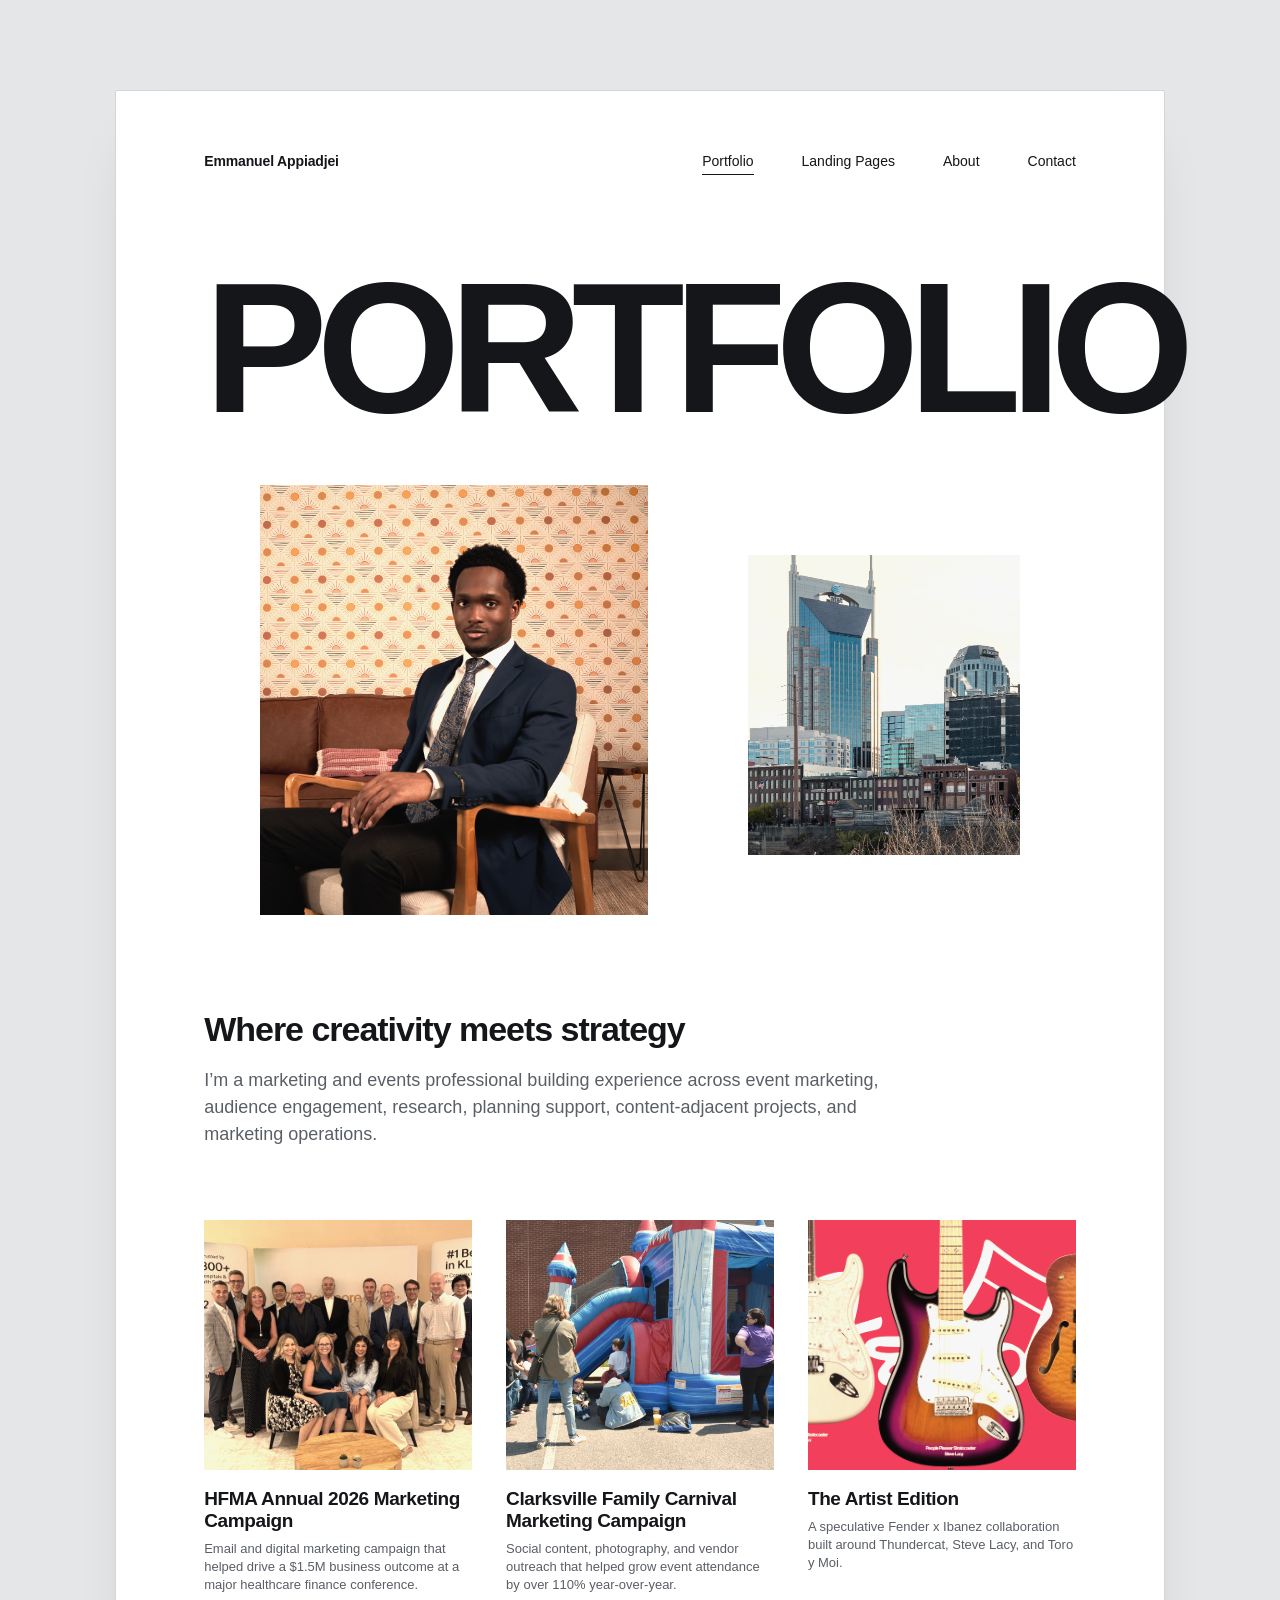
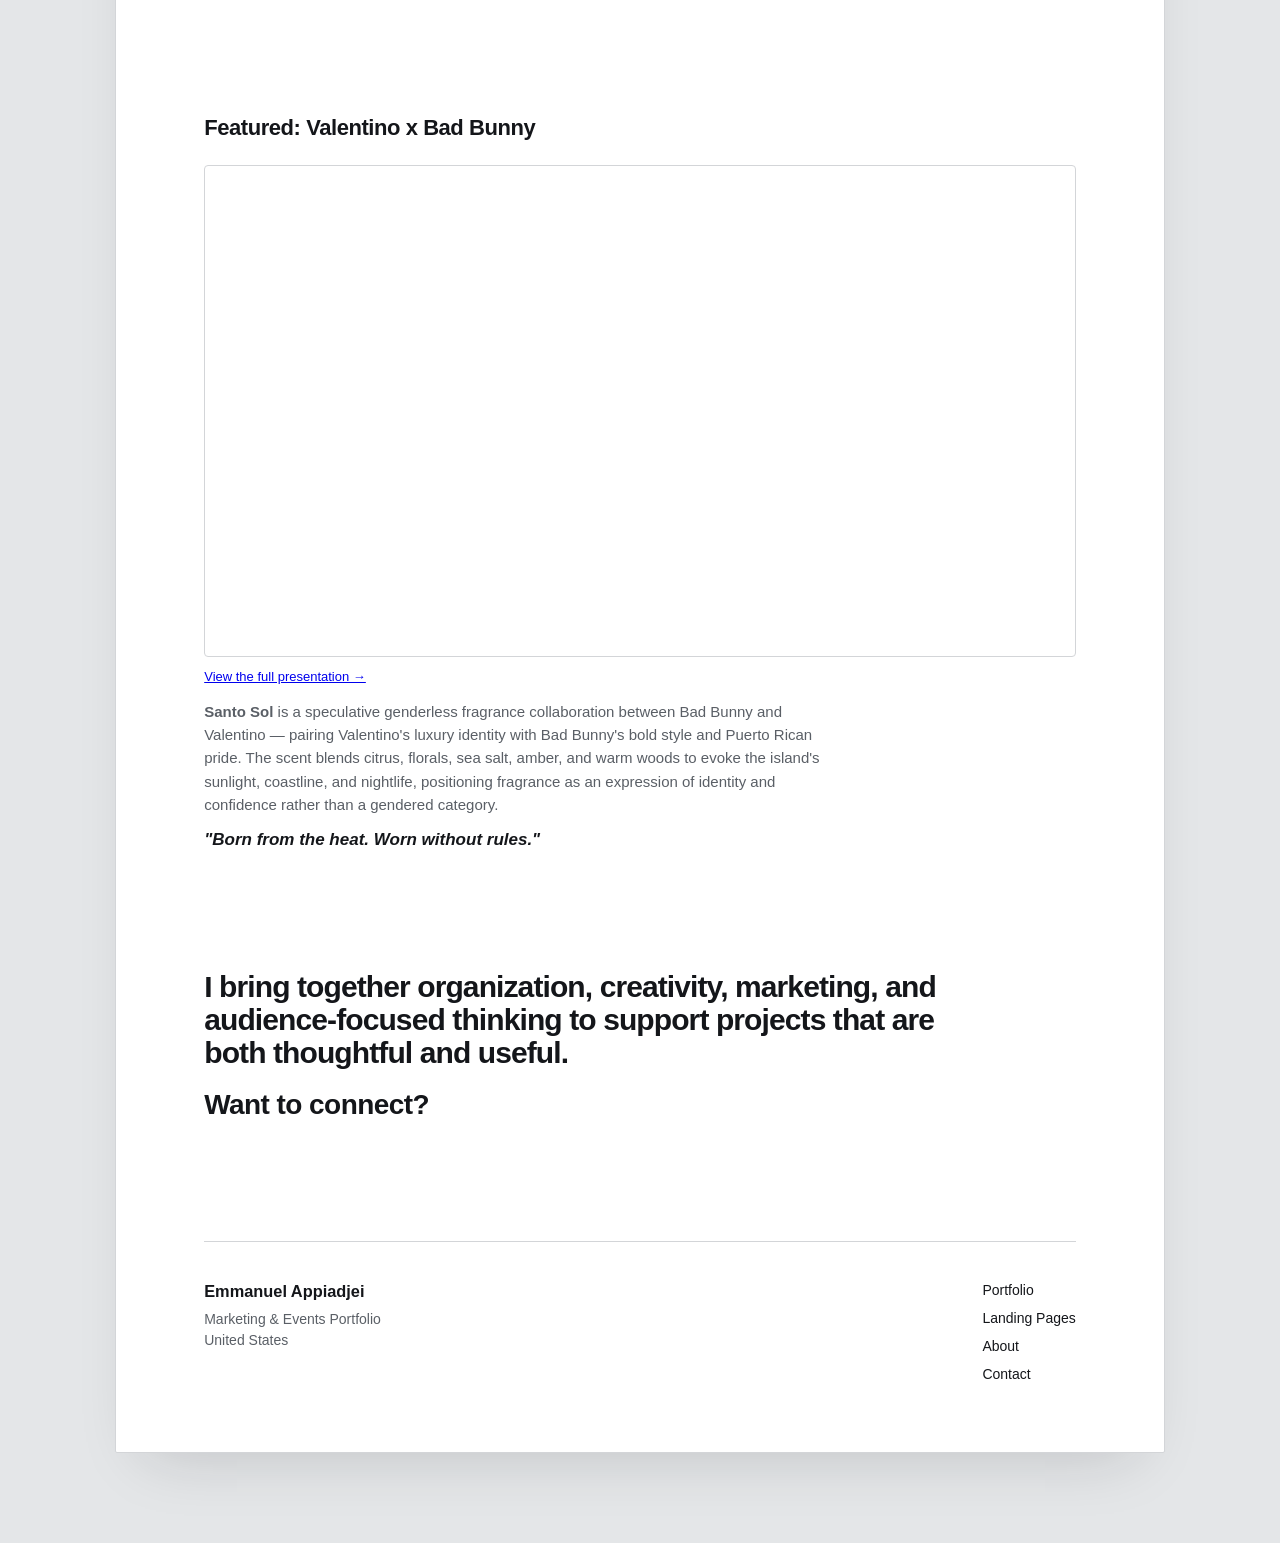
<file: index.html>
<!DOCTYPE html>
<html lang="en">
<head>
  <meta charset="UTF-8" />
  <meta name="viewport" content="width=device-width, initial-scale=1.0" />
  <title>Emmanuel Appiadjei | Marketing Portfolio</title>
  <link rel="stylesheet" href="style.css" />
</head>

<body>
  <main class="page">

    <header class="nav">
      <a href="index.html" class="brand">Emmanuel Appiadjei</a>

      <nav>
        <a href="index.html" class="active">Portfolio</a>
        <a href="landing-pages.html">Landing Pages</a>
        <a href="#about">About</a>
        <a href="mailto:youremail@example.com">Contact</a>
      </nav>
    </header>

    <section class="hero">
      <h1>PORTFOLIO</h1>

      <div class="hero-images">
        <img src="images/hero-large.jpg" alt="Portrait" class="hero-image hero-image-large" />
        <img src="images/hero-small.jpg" alt="Landmark" class="hero-image hero-image-small" />
      </div>
    </section>

    <section id="about" class="intro">
      <h2>Where creativity meets strategy</h2>
      <p>
        I’m a marketing and events professional building experience across event marketing,
        audience engagement, research, planning support, content-adjacent projects, and
        marketing operations.
      </p>
    </section>

    <section class="selected-work">
      <div class="project-grid">

        <a href="hfma-annual.html" class="project-card">
          <img src="images/project-hfma.jpg" alt="HFMA Annual 2026 Marketing Campaign" class="project-image" />
          <h3>HFMA Annual 2026 Marketing Campaign</h3>
          <p>
            Email and digital marketing campaign that helped drive a $1.5M business outcome at a major healthcare finance conference.
          </p>
        </a>

        <a href="family-carnival-campaign.html" class="project-card">
          <img src="images/project-carnival.jpg" alt="Clarksville Family Carnival Marketing Campaign" class="project-image" />
          <h3>Clarksville Family Carnival Marketing Campaign</h3>
          <p>
            Social content, photography, and vendor outreach that helped grow event attendance by over 110% year-over-year.
          </p>
        </a>

        <a href="artist-edition-campaign.html" class="project-card">
          <img src="images/project-artist-edition.jpg" alt="The Artist Edition — Fender x Ibanez Campaign Concept" class="project-image" />
          <h3>The Artist Edition</h3>
          <p>
            A speculative Fender x Ibanez collaboration built around Thundercat, Steve Lacy, and Toro y Moi.
          </p>
        </a>

      </div>
    </section>

    <section class="featured-campaign">
      <h2>Featured: Valentino x Bad Bunny</h2>
      <div class="canva-embed">
        <iframe
          loading="lazy"
          src="https://www.canva.com/design/DAHQOukQoh8/_NCdlS4SZ2cGrai4uS754A/view?embed"
          allowfullscreen="allowfullscreen"
          allow="fullscreen">
        </iframe>
      </div>
      <p class="canva-credit">
        <a href="https://canva.link/k2ntxdfm3bkih6b" target="_blank" rel="noopener">
          View the full presentation →
        </a>
      </p>
      <p class="featured-description">
        <strong>Santo Sol</strong> is a speculative genderless fragrance collaboration between Bad Bunny and
        Valentino — pairing Valentino's luxury identity with Bad Bunny's bold style and Puerto Rican pride.
        The scent blends citrus, florals, sea salt, amber, and warm woods to evoke the island's sunlight,
        coastline, and nightlife, positioning fragrance as an expression of identity and confidence rather
        than a gendered category.
      </p>
      <p class="featured-tagline">"Born from the heat. Worn without rules."</p>
    </section>

    <section class="statement">
      <p>
        I bring together organization, creativity, marketing, and audience-focused thinking
        to support projects that are both thoughtful and useful.
      </p>

      <h2>Want to connect?</h2>
    </section>

    <footer class="footer">
      <div>
        <h3>Emmanuel Appiadjei</h3>
        <p>Marketing & Events Portfolio</p>
        <p>United States</p>
      </div>

      <nav>
        <a href="index.html">Portfolio</a>
        <a href="landing-pages.html">Landing Pages</a>
        <a href="#about">About</a>
        <a href="mailto:youremail@example.com">Contact</a>
      </nav>
    </footer>

  </main>
</body>
</html>
</file>
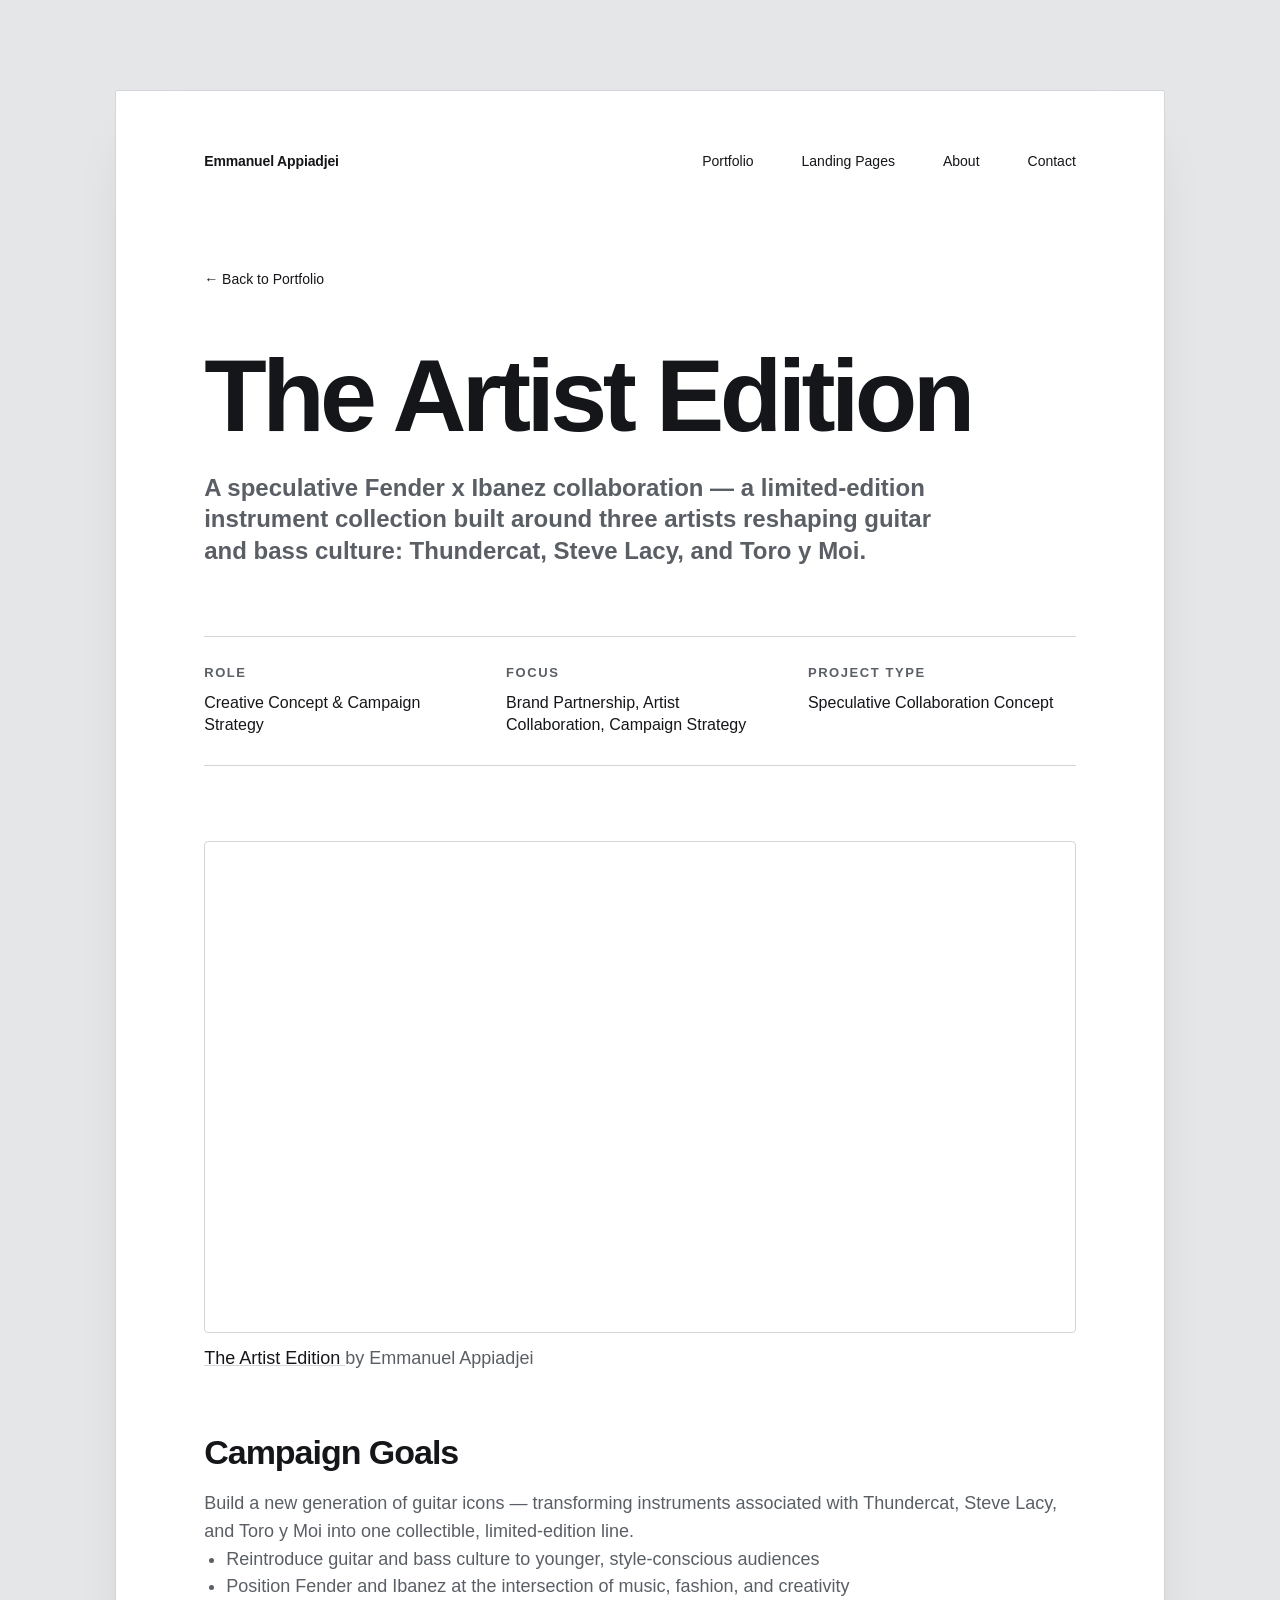
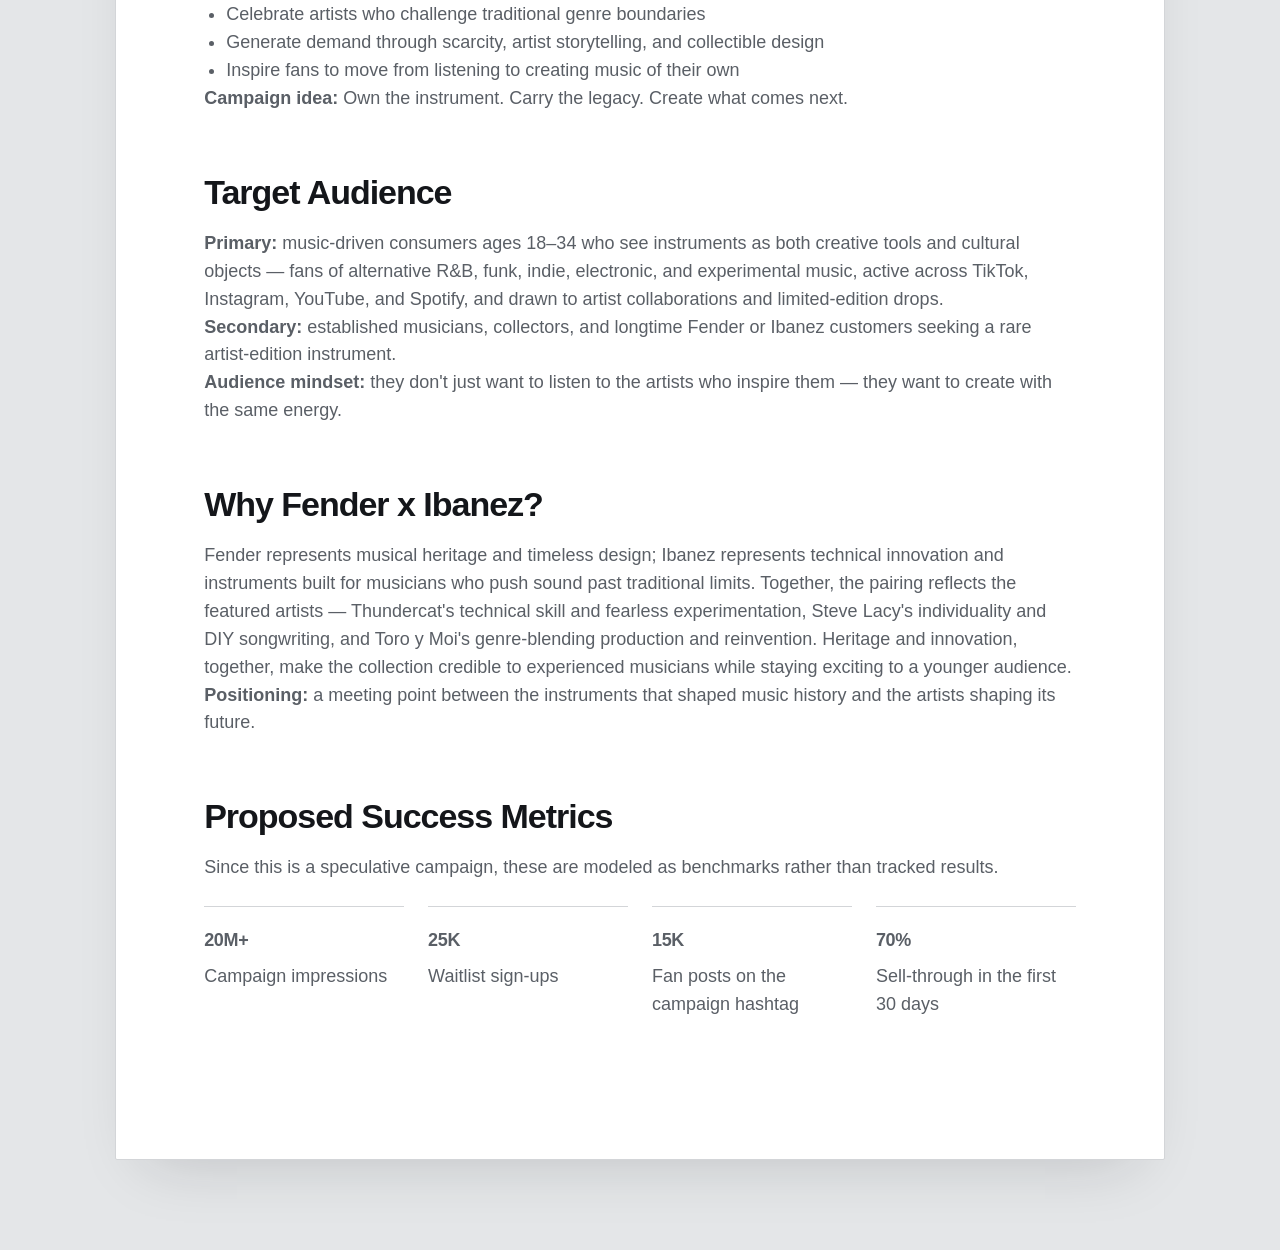
<file: artist-edition-campaign.html>
<!DOCTYPE html>
<html lang="en">
<head>
  <meta charset="UTF-8" />
  <meta name="viewport" content="width=device-width, initial-scale=1.0" />
  <title>The Artist Edition — Fender x Ibanez | Emmanuel Appiadjei</title>
  <link rel="stylesheet" href="style.css" />
</head>

<body>
  <main class="case-page">

    <header class="nav">
      <a href="index.html" class="brand">Emmanuel Appiadjei</a>

      <nav>
        <a href="index.html">Portfolio</a>
        <a href="landing-pages.html">Landing Pages</a>
        <a href="index.html#about">About</a>
        <a href="mailto:youremail@example.com">Contact</a>
      </nav>
    </header>

    <section class="case-hero">
      <a href="index.html" class="back-link">← Back to Portfolio</a>

      <h1>The Artist Edition</h1>

      <p class="case-subtitle">
        A speculative Fender x Ibanez collaboration — a limited-edition instrument collection built
        around three artists reshaping guitar and bass culture: Thundercat, Steve Lacy, and Toro y Moi.
      </p>
    </section>

    <section class="case-details">
      <div>
        <h3>Role</h3>
        <p>Creative Concept & Campaign Strategy</p>
      </div>

      <div>
        <h3>Focus</h3>
        <p>Brand Partnership, Artist Collaboration, Campaign Strategy</p>
      </div>

      <div>
        <h3>Project Type</h3>
        <p>Speculative Collaboration Concept</p>
      </div>
    </section>

    <section class="case-section">
      <div class="canva-embed">
        <iframe
          loading="lazy"
          src="https://www.canva.com/design/DAHQClfBAwI/O1td2aRon0R_EKojB5bOBw/view?embed"
          allowfullscreen="allowfullscreen"
          allow="fullscreen">
        </iframe>
      </div>
      <p class="canva-credit">
        <a href="https://www.canva.com/design/DAHQClfBAwI/O1td2aRon0R_EKojB5bOBw/view" target="_blank" rel="noopener">
          The Artist Edition
        </a> by Emmanuel Appiadjei
      </p>
    </section>

    <section class="case-section">
      <h2>Campaign Goals</h2>
      <p>
        Build a new generation of guitar icons — transforming instruments associated with Thundercat,
        Steve Lacy, and Toro y Moi into one collectible, limited-edition line.
      </p>
      <ul>
        <li>Reintroduce guitar and bass culture to younger, style-conscious audiences</li>
        <li>Position Fender and Ibanez at the intersection of music, fashion, and creativity</li>
        <li>Celebrate artists who challenge traditional genre boundaries</li>
        <li>Generate demand through scarcity, artist storytelling, and collectible design</li>
        <li>Inspire fans to move from listening to creating music of their own</li>
      </ul>
      <p>
        <strong>Campaign idea:</strong> Own the instrument. Carry the legacy. Create what comes next.
      </p>
    </section>

    <section class="case-section">
      <h2>Target Audience</h2>
      <p>
        <strong>Primary:</strong> music-driven consumers ages 18–34 who see instruments as both
        creative tools and cultural objects — fans of alternative R&B, funk, indie, electronic, and
        experimental music, active across TikTok, Instagram, YouTube, and Spotify, and drawn to
        artist collaborations and limited-edition drops.
      </p>
      <p>
        <strong>Secondary:</strong> established musicians, collectors, and longtime Fender or Ibanez
        customers seeking a rare artist-edition instrument.
      </p>
      <p>
        <strong>Audience mindset:</strong> they don't just want to listen to the artists who inspire
        them — they want to create with the same energy.
      </p>
    </section>

    <section class="case-section">
      <h2>Why Fender x Ibanez?</h2>
      <p>
        Fender represents musical heritage and timeless design; Ibanez represents technical
        innovation and instruments built for musicians who push sound past traditional limits.
        Together, the pairing reflects the featured artists — Thundercat's technical skill and
        fearless experimentation, Steve Lacy's individuality and DIY songwriting, and Toro y Moi's
        genre-blending production and reinvention. Heritage and innovation, together, make the
        collection credible to experienced musicians while staying exciting to a younger audience.
      </p>
      <p>
        <strong>Positioning:</strong> a meeting point between the instruments that shaped music
        history and the artists shaping its future.
      </p>
    </section>

    <section class="case-section">
      <h2>Proposed Success Metrics</h2>
      <p>Since this is a speculative campaign, these are modeled as benchmarks rather than tracked results.</p>
      <div class="stat-grid">
        <div class="stat-card">
          <p class="stat-number">20M+</p>
          <p class="stat-label">Campaign impressions</p>
        </div>
        <div class="stat-card">
          <p class="stat-number">25K</p>
          <p class="stat-label">Waitlist sign-ups</p>
        </div>
        <div class="stat-card">
          <p class="stat-number">15K</p>
          <p class="stat-label">Fan posts on the campaign hashtag</p>
        </div>
        <div class="stat-card">
          <p class="stat-number">70%</p>
          <p class="stat-label">Sell-through in the first 30 days</p>
        </div>
      </div>
    </section>

  </main>
</body>
</html>
</file>
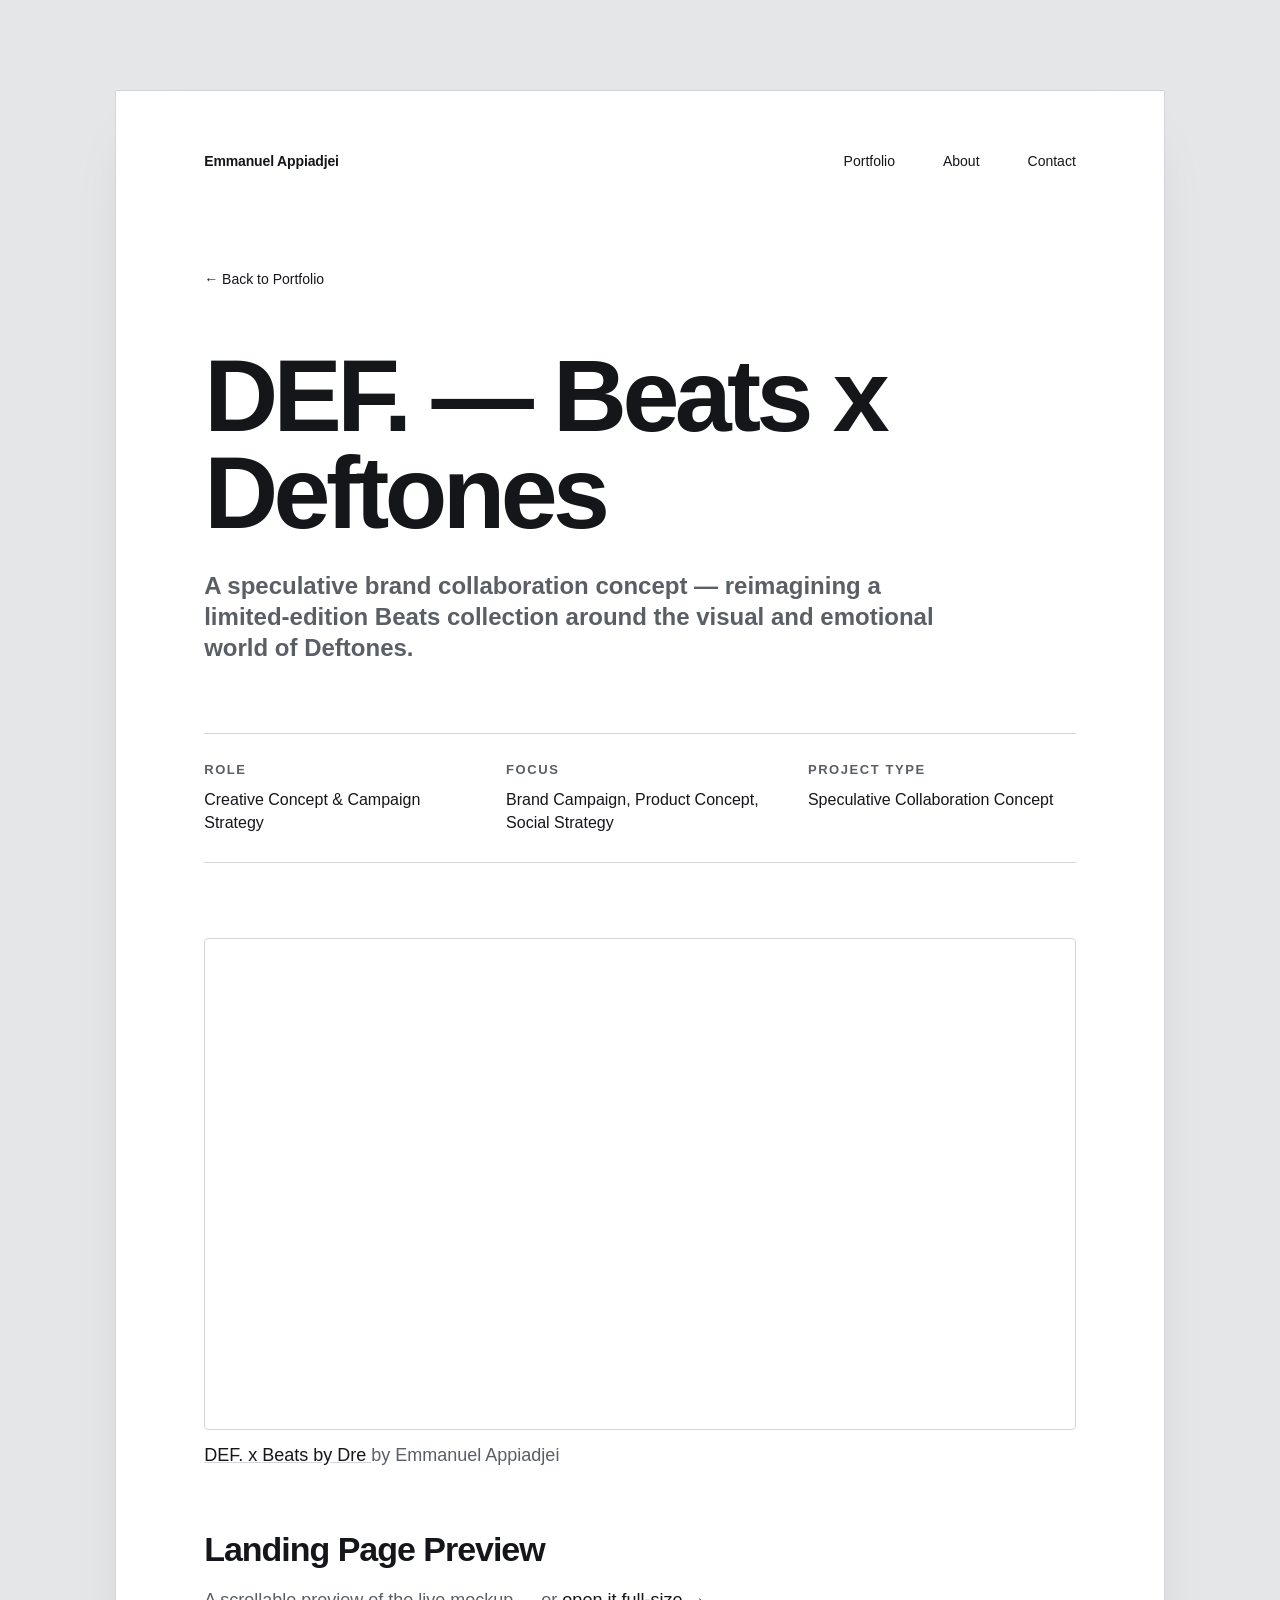
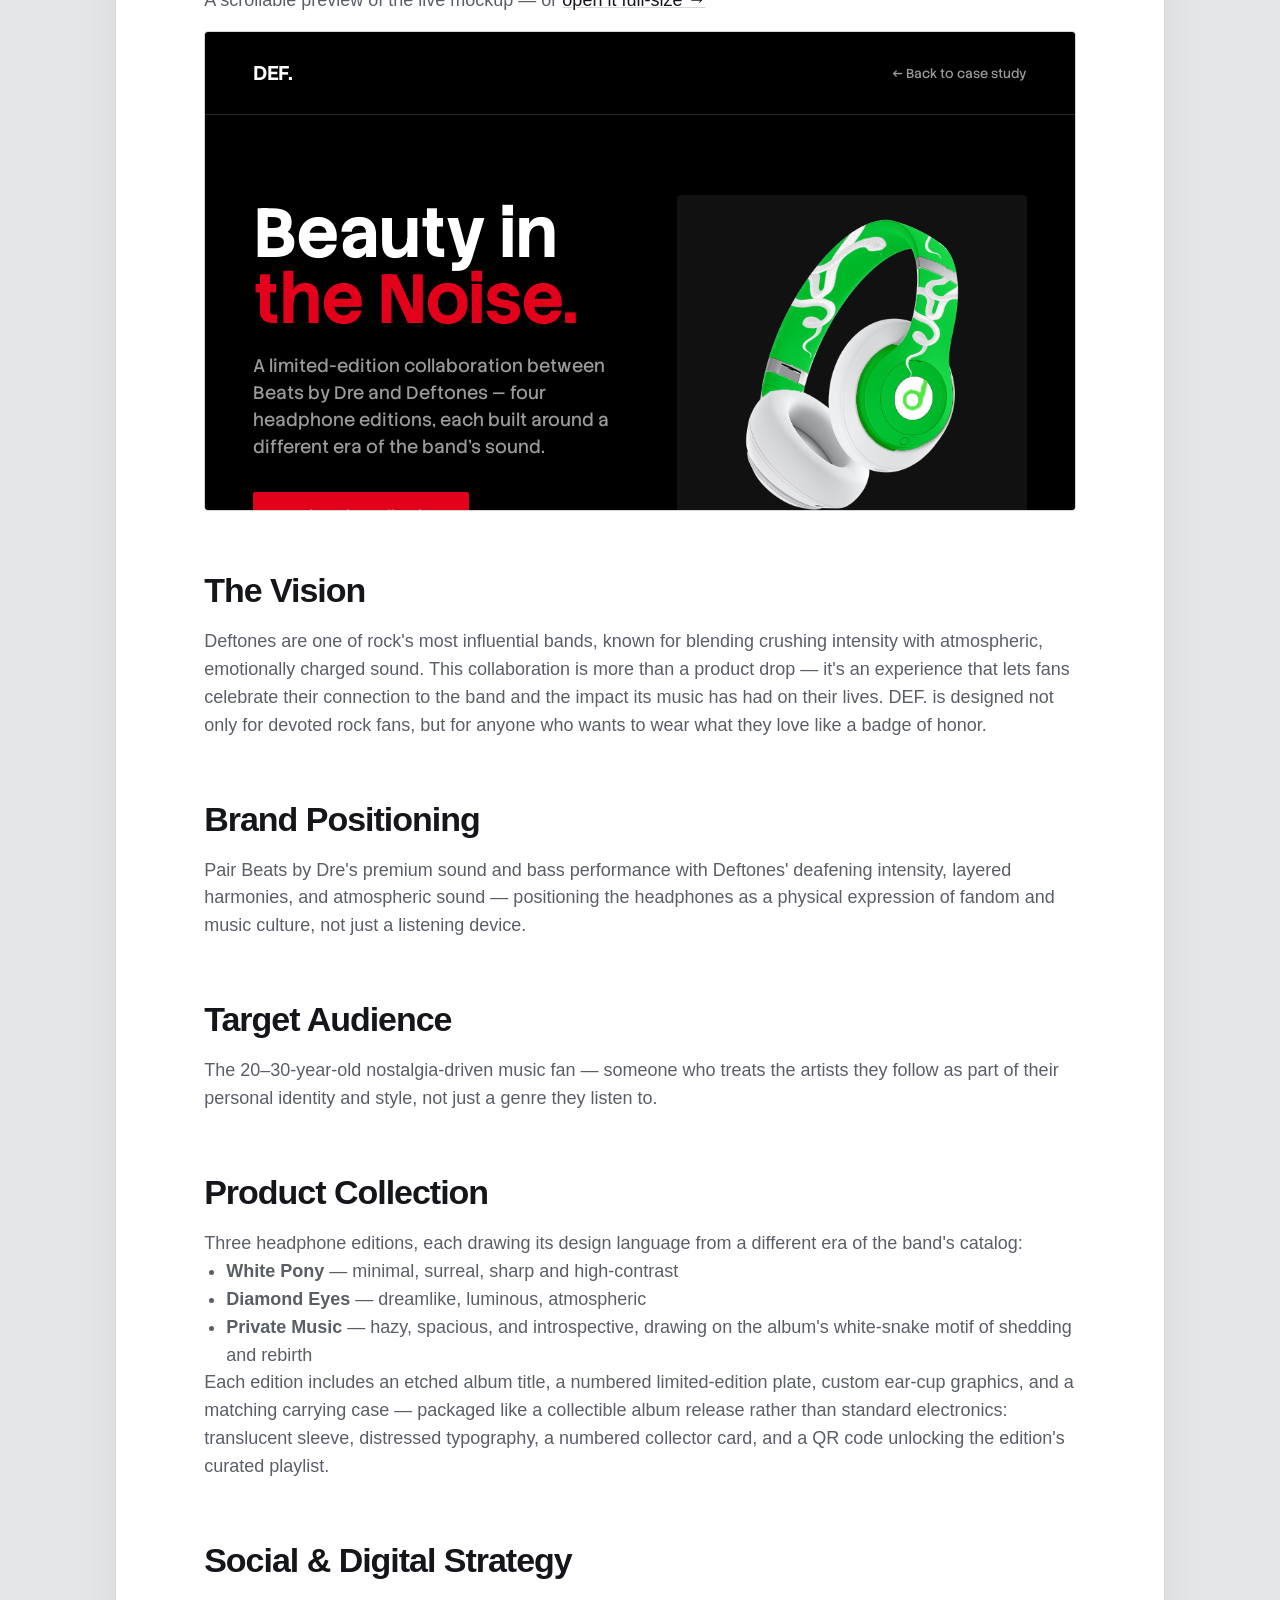
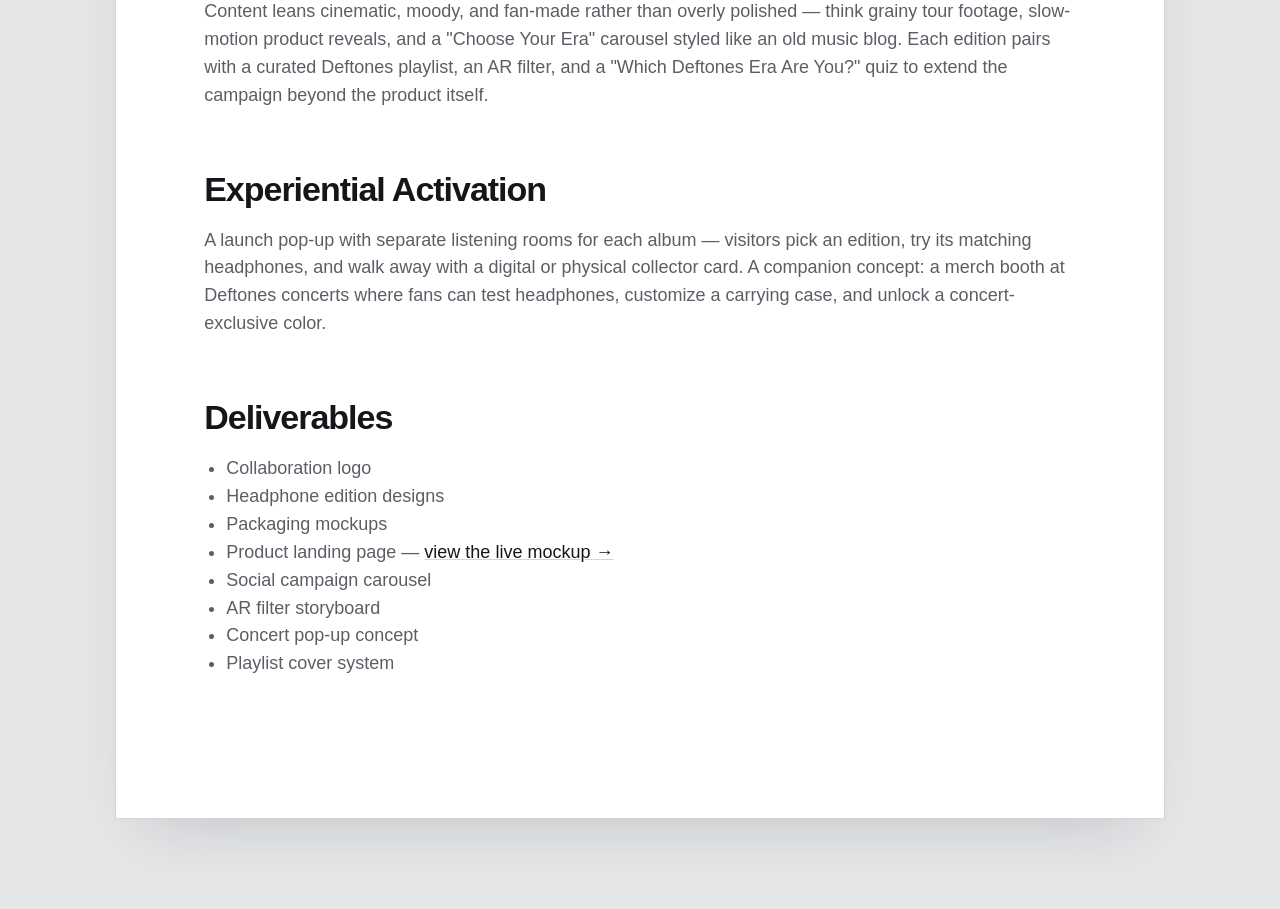
<file: beats-deftones-campaign.html>
<!DOCTYPE html>
<html lang="en">
<head>
  <meta charset="UTF-8" />
  <meta name="viewport" content="width=device-width, initial-scale=1.0" />
  <title>DEF. — Beats x Deftones Campaign Concept | Emmanuel Appiadjei</title>
  <link rel="stylesheet" href="style.css" />
</head>

<body>
  <main class="case-page">

    <header class="nav">
      <a href="index.html" class="brand">Emmanuel Appiadjei</a>

      <nav>
        <a href="index.html">Portfolio</a>
        <a href="index.html#about">About</a>
        <a href="mailto:youremail@example.com">Contact</a>
      </nav>
    </header>

    <section class="case-hero">
      <a href="index.html" class="back-link">← Back to Portfolio</a>

      <h1>DEF. — Beats x Deftones</h1>

      <p class="case-subtitle">
        A speculative brand collaboration concept — reimagining a limited-edition Beats collection
        around the visual and emotional world of Deftones.
      </p>
    </section>

    <section class="case-details">
      <div>
        <h3>Role</h3>
        <p>Creative Concept & Campaign Strategy</p>
      </div>

      <div>
        <h3>Focus</h3>
        <p>Brand Campaign, Product Concept, Social Strategy</p>
      </div>

      <div>
        <h3>Project Type</h3>
        <p>Speculative Collaboration Concept</p>
      </div>
    </section>

    <section class="case-section">
      <div class="canva-embed">
        <iframe
          loading="lazy"
          src="https://www.canva.com/design/DAHPrBp4O8A/WWW_fWvljwa5DHFwZgT6gA/view?embed"
          allowfullscreen="allowfullscreen"
          allow="fullscreen">
        </iframe>
      </div>
      <p class="canva-credit">
        <a href="https://www.canva.com/design/DAHPrBp4O8A/WWW_fWvljwa5DHFwZgT6gA/view" target="_blank" rel="noopener">
          DEF. x Beats by Dre
        </a> by Emmanuel Appiadjei
      </p>
    </section>

    <section class="case-section">
      <h2>Landing Page Preview</h2>
      <p>
        A scrollable preview of the live mockup — or
        <a href="deftones-landing.html" target="_blank" rel="noopener">open it full-size →</a>
      </p>
      <div class="landing-preview">
        <iframe src="deftones-landing.html" loading="lazy" title="DEF. x Beats by Dre landing page preview"></iframe>
      </div>
    </section>

    <section class="case-section">
      <h2>The Vision</h2>
      <p>
        Deftones are one of rock's most influential bands, known for blending crushing intensity
        with atmospheric, emotionally charged sound. This collaboration is more than a product drop —
        it's an experience that lets fans celebrate their connection to the band and the impact its
        music has had on their lives. DEF. is designed not only for devoted rock fans, but for anyone
        who wants to wear what they love like a badge of honor.
      </p>
    </section>

    <section class="case-section">
      <h2>Brand Positioning</h2>
      <p>
        Pair Beats by Dre's premium sound and bass performance with Deftones' deafening intensity,
        layered harmonies, and atmospheric sound — positioning the headphones as a physical expression
        of fandom and music culture, not just a listening device.
      </p>
    </section>

    <section class="case-section">
      <h2>Target Audience</h2>
      <p>
        The 20–30-year-old nostalgia-driven music fan — someone who treats the artists they follow
        as part of their personal identity and style, not just a genre they listen to.
      </p>
    </section>

    <section class="case-section">
      <h2>Product Collection</h2>
      <p>
        Three headphone editions, each drawing its design language from a different era of the band's catalog:
      </p>
      <ul>
        <li><strong>White Pony</strong> — minimal, surreal, sharp and high-contrast</li>
        <li><strong>Diamond Eyes</strong> — dreamlike, luminous, atmospheric</li>
        <li><strong>Private Music</strong> — hazy, spacious, and introspective, drawing on the album's white-snake motif of shedding and rebirth</li>
      </ul>
      <p>
        Each edition includes an etched album title, a numbered limited-edition plate, custom ear-cup
        graphics, and a matching carrying case — packaged like a collectible album release rather than
        standard electronics: translucent sleeve, distressed typography, a numbered collector card,
        and a QR code unlocking the edition's curated playlist.
      </p>
    </section>

    <section class="case-section">
      <h2>Social & Digital Strategy</h2>
      <p>
        Content leans cinematic, moody, and fan-made rather than overly polished — think grainy tour
        footage, slow-motion product reveals, and a "Choose Your Era" carousel styled like an old
        music blog. Each edition pairs with a curated Deftones playlist, an AR filter, and a
        "Which Deftones Era Are You?" quiz to extend the campaign beyond the product itself.
      </p>
    </section>

    <section class="case-section">
      <h2>Experiential Activation</h2>
      <p>
        A launch pop-up with separate listening rooms for each album — visitors pick an edition, try
        its matching headphones, and walk away with a digital or physical collector card. A companion
        concept: a merch booth at Deftones concerts where fans can test headphones, customize a
        carrying case, and unlock a concert-exclusive color.
      </p>
    </section>

    <section class="case-section">
      <h2>Deliverables</h2>
      <ul>
        <li>Collaboration logo</li>
        <li>Headphone edition designs</li>
        <li>Packaging mockups</li>
        <li>
          Product landing page — <a href="deftones-landing.html" target="_blank" rel="noopener">view the live mockup →</a>
        </li>
        <li>Social campaign carousel</li>
        <li>AR filter storyboard</li>
        <li>Concert pop-up concept</li>
        <li>Playlist cover system</li>
      </ul>
    </section>

  </main>
</body>
</html>
</file>
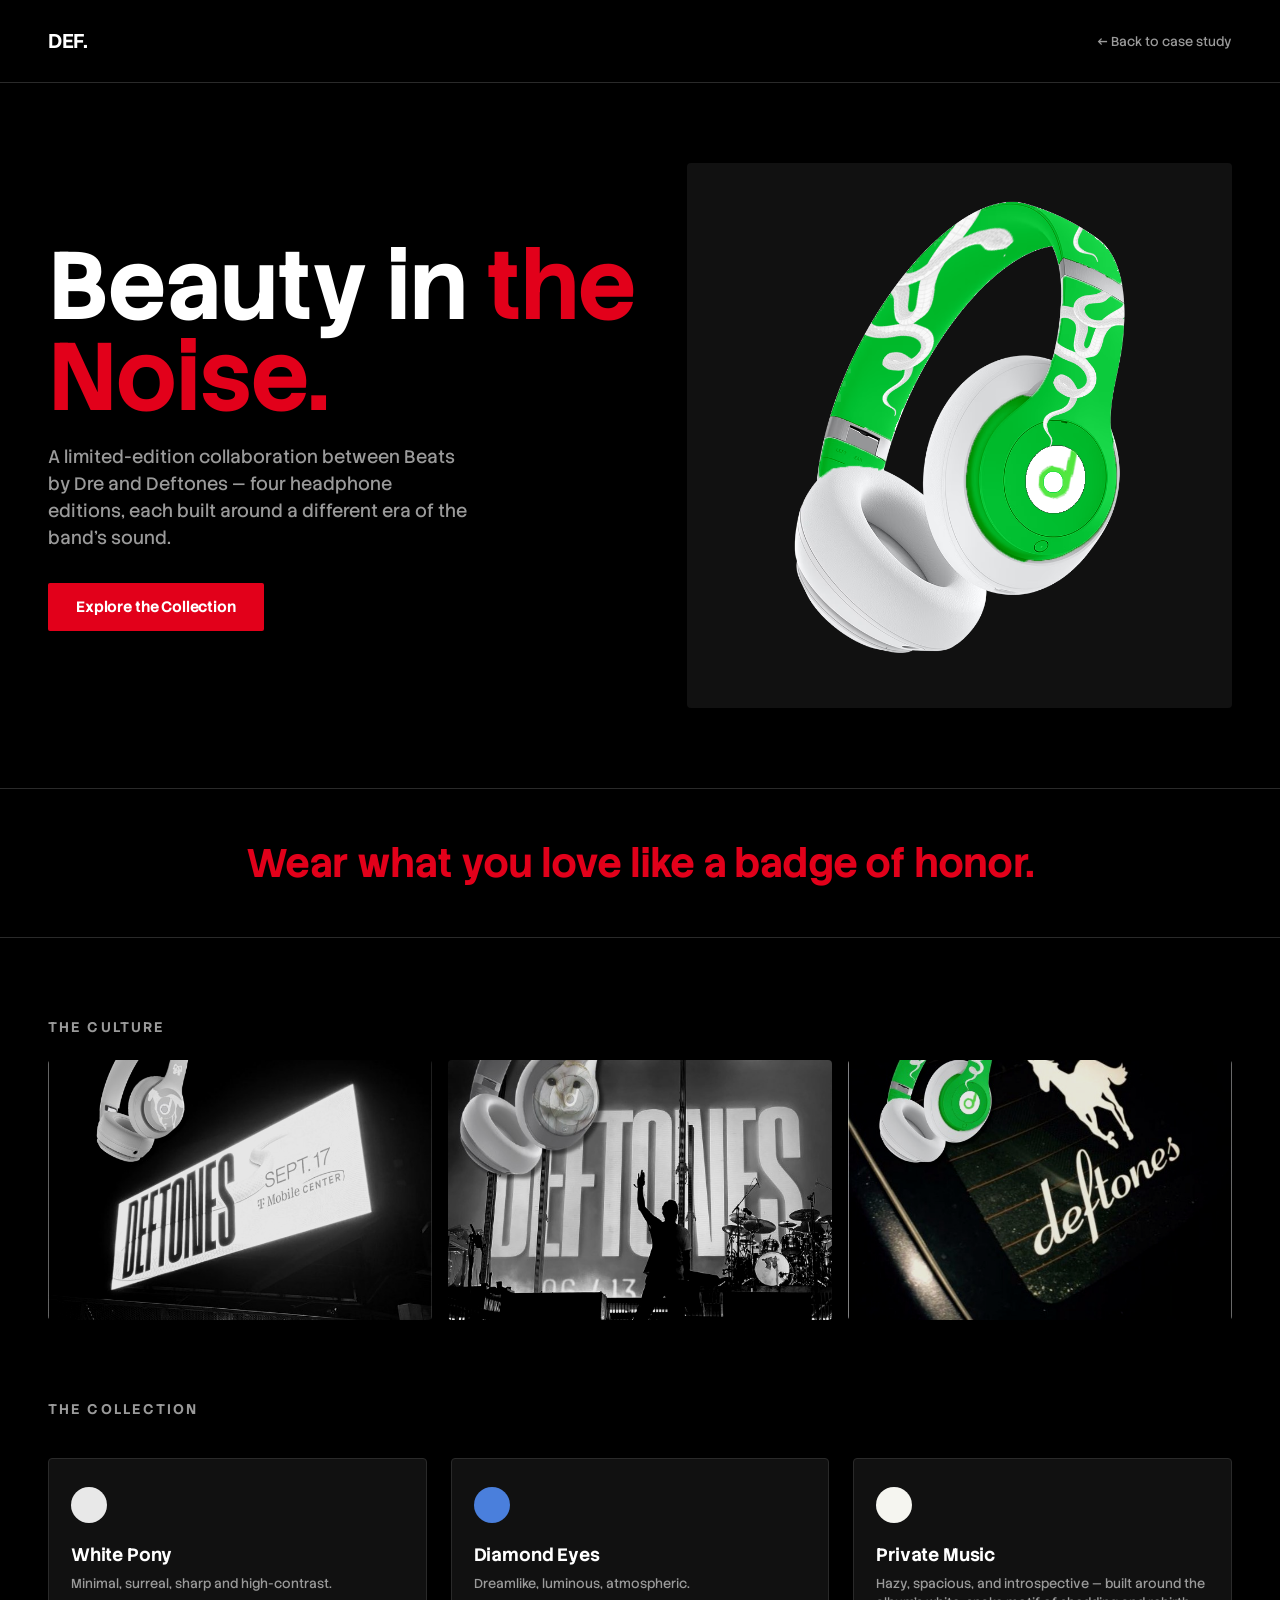
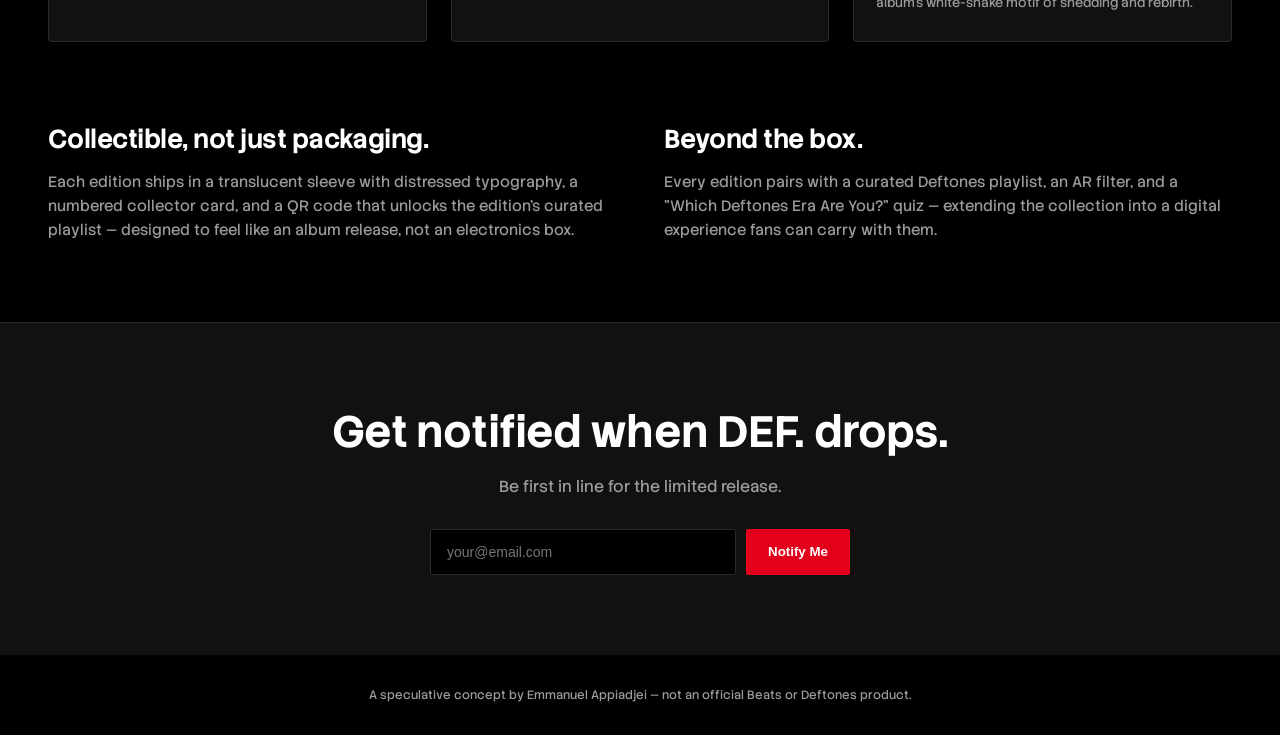
<file: deftones-landing.html>
<!DOCTYPE html>
<html lang="en">
<head>
  <meta charset="UTF-8" />
  <meta name="viewport" content="width=device-width, initial-scale=1.0" />
  <title>DEF. — Beats x Deftones</title>
  <link rel="preconnect" href="https://fonts.googleapis.com">
  <link rel="preconnect" href="https://fonts.gstatic.com" crossorigin>
  <link href="https://fonts.googleapis.com/css2?family=Stack+Sans+Text:wght@400;500;600;700&display=swap" rel="stylesheet">
  <style>
    :root {
      --bg: #000000;
      --panel: #111111;
      --acid: #e2001a;
      --acid-dim: #7a0010;
      --ink: #ffffff;
      --muted: #9a9a9a;
      --hairline: #2a2a2a;
    }

    * {
      margin: 0;
      padding: 0;
      box-sizing: border-box;
    }

    body {
      background: var(--bg);
      color: var(--ink);
      font-family: "Stack Sans Text", Arial, Helvetica, sans-serif;
    }

    a {
      color: var(--acid);
      text-decoration: none;
    }

    /* NAV */

    .land-nav {
      display: flex;
      justify-content: space-between;
      align-items: center;
      padding: 28px 48px;
      border-bottom: 1px solid var(--hairline);
    }

    .land-nav .brand {
      font-weight: 800;
      font-size: 20px;
      letter-spacing: -0.02em;
    }

    .land-nav a.back {
      font-size: 13px;
      color: var(--muted);
    }

    .land-nav a.back:hover {
      color: var(--acid);
    }

    /* HERO */

    .land-hero {
      display: grid;
      grid-template-columns: 1.1fr 1fr;
      align-items: center;
      gap: 40px;
      padding: 80px 48px;
      max-width: 1280px;
      margin: 0 auto;
    }

    .land-hero-text h1 {
      font-size: clamp(56px, 8vw, 96px);
      line-height: 0.95;
      letter-spacing: -0.03em;
      font-weight: 800;
      margin-bottom: 20px;
    }

    .land-hero-text h1 span {
      color: var(--acid);
    }

    .land-hero-text p {
      font-size: 18px;
      line-height: 1.5;
      color: var(--muted);
      max-width: 420px;
      margin-bottom: 32px;
    }

    .land-cta {
      display: inline-block;
      background: var(--acid);
      color: #ffffff;
      font-weight: 700;
      font-size: 15px;
      padding: 14px 28px;
      border-radius: 2px;
      letter-spacing: -0.01em;
    }

    .land-hero-image {
      width: 100%;
      border-radius: 4px;
      overflow: hidden;
      background: var(--panel);
    }

    .land-hero-image img {
      width: 100%;
      display: block;
    }

    /* TAGLINE STRIP */

    .land-tagline {
      text-align: center;
      padding: 48px 24px;
      border-top: 1px solid var(--hairline);
      border-bottom: 1px solid var(--hairline);
    }

    .land-tagline p {
      font-size: clamp(24px, 4vw, 40px);
      font-weight: 700;
      letter-spacing: -0.02em;
      color: var(--acid);
    }

    /* CULTURE GALLERY */

    .land-culture {
      max-width: 1280px;
      margin: 0 auto;
      padding: 80px 48px 0;
    }

    .land-culture h2 {
      font-size: 14px;
      text-transform: uppercase;
      letter-spacing: 0.15em;
      color: var(--muted);
      margin-bottom: 24px;
    }

    .culture-grid {
      display: grid;
      grid-template-columns: repeat(3, 1fr);
      gap: 16px;
    }

    .culture-grid img {
      width: 100%;
      height: 260px;
      object-fit: cover;
      border-radius: 4px;
      filter: saturate(0.9) contrast(1.05) brightness(0.9);
    }

    /* EDITIONS */

    .land-editions {
      max-width: 1280px;
      margin: 0 auto;
      padding: 80px 48px;
    }

    .land-editions h2 {
      font-size: 14px;
      text-transform: uppercase;
      letter-spacing: 0.15em;
      color: var(--muted);
      margin-bottom: 40px;
    }

    .edition-grid {
      display: grid;
      grid-template-columns: repeat(3, 1fr);
      gap: 24px;
    }

    .edition-card {
      background: var(--panel);
      border: 1px solid var(--hairline);
      border-radius: 4px;
      padding: 28px 22px;
    }

    .edition-swatch {
      width: 36px;
      height: 36px;
      border-radius: 50%;
      margin-bottom: 20px;
    }

    .edition-card h3 {
      font-size: 18px;
      margin-bottom: 8px;
      letter-spacing: -0.01em;
    }

    .edition-card p {
      font-size: 13px;
      color: var(--muted);
      line-height: 1.5;
    }

    .swatch-1 { background: #e8e8e8; }
    .swatch-2 { background: #6b4a2f; }
    .swatch-3 { background: #4a7fdc; }
    .swatch-4 { background: #b23a5c; }
    .swatch-5 { background: #f5f5f0; }

    /* PACKAGING / DIGITAL */

    .land-split {
      display: grid;
      grid-template-columns: 1fr 1fr;
      gap: 48px;
      max-width: 1280px;
      margin: 0 auto;
      padding: 0 48px 80px;
    }

    .land-split-block h3 {
      font-size: 26px;
      margin-bottom: 14px;
      letter-spacing: -0.02em;
    }

    .land-split-block p {
      font-size: 15px;
      line-height: 1.6;
      color: var(--muted);
    }

    /* SIGNUP */

    .land-signup {
      text-align: center;
      padding: 80px 24px;
      background: var(--panel);
      border-top: 1px solid var(--hairline);
    }

    .land-signup h2 {
      font-size: clamp(28px, 5vw, 44px);
      letter-spacing: -0.02em;
      margin-bottom: 16px;
    }

    .land-signup p {
      color: var(--muted);
      margin-bottom: 32px;
    }

    .land-signup-form {
      display: flex;
      justify-content: center;
      gap: 10px;
      max-width: 420px;
      margin: 0 auto;
    }

    .land-signup-form input {
      flex: 1;
      background: var(--bg);
      border: 1px solid var(--hairline);
      color: var(--ink);
      padding: 14px 16px;
      border-radius: 2px;
      font-size: 14px;
    }

    .land-signup-form button {
      background: var(--acid);
      color: #ffffff;
      border: none;
      font-weight: 700;
      padding: 14px 22px;
      border-radius: 2px;
      cursor: pointer;
    }

    /* FOOTER */

    .land-footer {
      text-align: center;
      padding: 32px;
      font-size: 12px;
      color: var(--muted);
    }

    @media (max-width: 850px) {
      .land-hero {
        grid-template-columns: 1fr;
        padding: 48px 24px;
      }

      .edition-grid {
        grid-template-columns: 1fr;
      }

      .land-split {
        grid-template-columns: 1fr;
        padding: 0 24px 60px;
      }

      .land-culture {
        padding: 48px 24px 0;
      }

      .culture-grid {
        grid-template-columns: 1fr;
      }

      .culture-grid img {
        height: 220px;
      }

      .land-nav {
        padding: 20px 24px;
      }
    }
  </style>
</head>

<body>

  <header class="land-nav">
    <span class="brand">DEF.</span>
    <a href="beats-deftones-campaign.html" class="back">← Back to case study</a>
  </header>

  <section class="land-hero">
    <div class="land-hero-text">
      <h1>Beauty in <span>the Noise.</span></h1>
      <p>
        A limited-edition collaboration between Beats by Dre and Deftones — four headphone
        editions, each built around a different era of the band's sound.
      </p>
      <a href="#editions" class="land-cta">Explore the Collection</a>
    </div>
    <div class="land-hero-image">
      <img src="images/project-deftones.jpg" alt="DEF. Beats x Deftones headphone mockup" />
    </div>
  </section>

  <section class="land-tagline">
    <p>Wear what you love like a badge of honor.</p>
  </section>

  <section class="land-culture">
    <h2>The Culture</h2>
    <div class="culture-grid">
      <img src="images/band-1.jpg" alt="Deftones live" />
      <img src="images/band-2.jpg" alt="Deftones live" />
      <img src="images/band-3.jpg" alt="Deftones live" />
    </div>
  </section>

  <section class="land-editions" id="editions">
    <h2>The Collection</h2>
    <div class="edition-grid">
      <div class="edition-card">
        <div class="edition-swatch swatch-1"></div>
        <h3>White Pony</h3>
        <p>Minimal, surreal, sharp and high-contrast.</p>
      </div>
      <div class="edition-card">
        <div class="edition-swatch swatch-3"></div>
        <h3>Diamond Eyes</h3>
        <p>Dreamlike, luminous, atmospheric.</p>
      </div>
      <div class="edition-card">
        <div class="edition-swatch swatch-5"></div>
        <h3>Private Music</h3>
        <p>Hazy, spacious, and introspective — built around the album's white-snake motif of shedding and rebirth.</p>
      </div>
    </div>
  </section>

  <section class="land-split">
    <div class="land-split-block">
      <h3>Collectible, not just packaging.</h3>
      <p>
        Each edition ships in a translucent sleeve with distressed typography, a numbered
        collector card, and a QR code that unlocks the edition's curated playlist — designed
        to feel like an album release, not an electronics box.
      </p>
    </div>
    <div class="land-split-block">
      <h3>Beyond the box.</h3>
      <p>
        Every edition pairs with a curated Deftones playlist, an AR filter, and a
        "Which Deftones Era Are You?" quiz — extending the collection into a digital
        experience fans can carry with them.
      </p>
    </div>
  </section>

  <section class="land-signup">
    <h2>Get notified when DEF. drops.</h2>
    <p>Be first in line for the limited release.</p>
    <div class="land-signup-form">
      <input type="email" placeholder="your@email.com" disabled />
      <button disabled>Notify Me</button>
    </div>
  </section>

  <footer class="land-footer">
    A speculative concept by Emmanuel Appiadjei — not an official Beats or Deftones product.
  </footer>

</body>
</html>
</file>
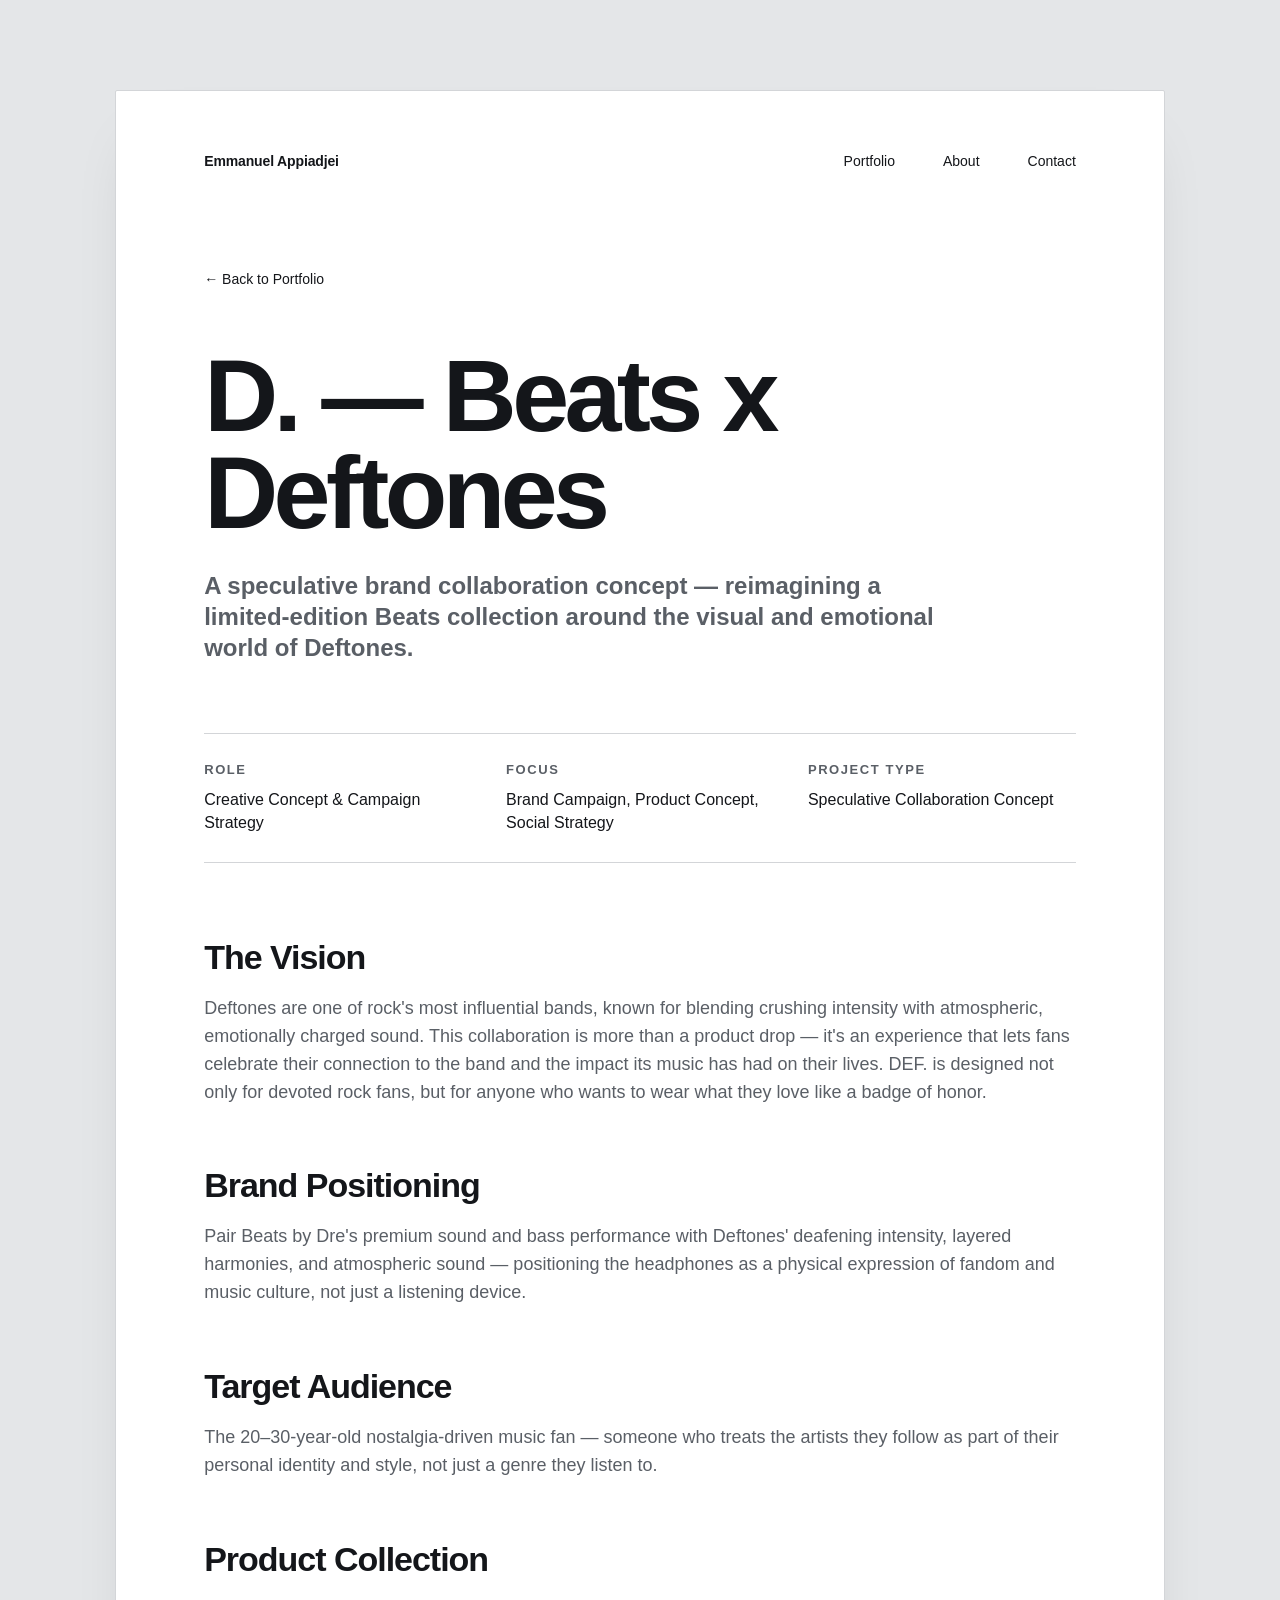
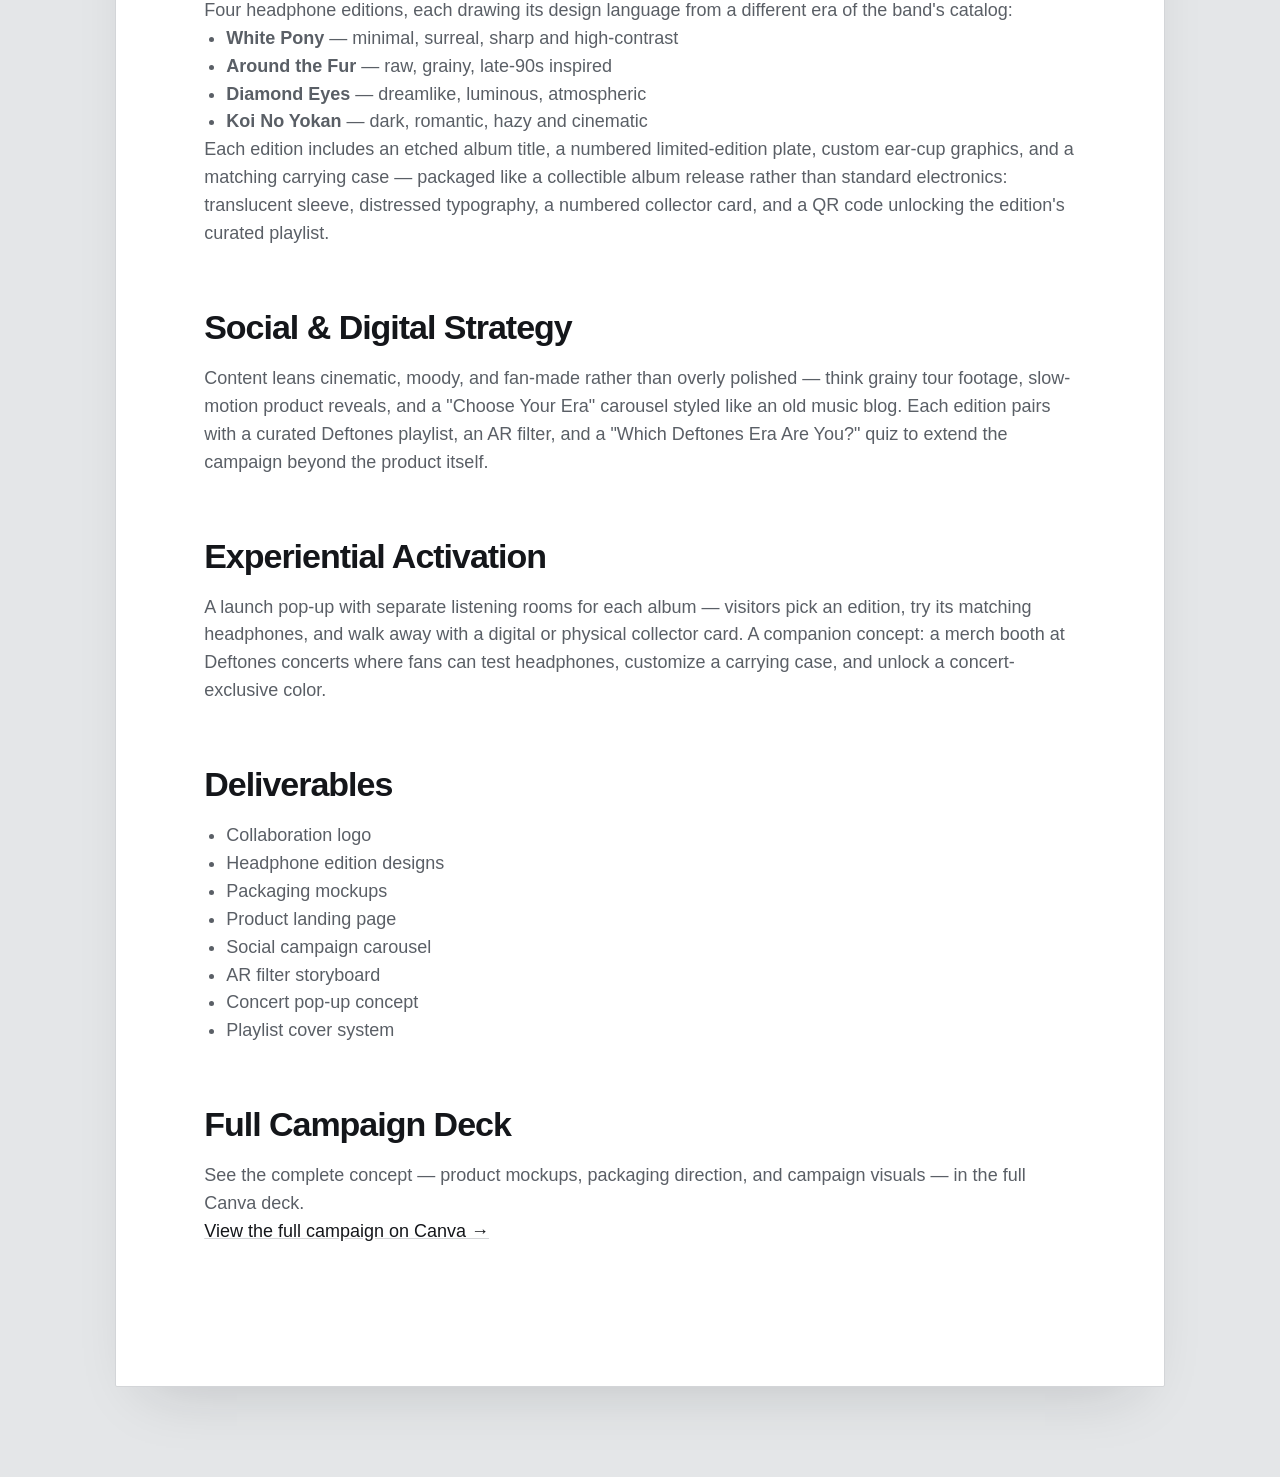
<file: event-engagement.html>
<!DOCTYPE html>
<html lang="en">
<head>
  <meta charset="UTF-8" />
  <meta name="viewport" content="width=device-width, initial-scale=1.0" />
  <title>D. — Beats x Deftones Campaign Concept | Emmanuel Appiadjei</title>
  <link rel="stylesheet" href="style.css" />
</head>

<body>
  <main class="case-page">

    <header class="nav">
      <a href="index.html" class="brand">Emmanuel Appiadjei</a>

      <nav>
        <a href="index.html">Portfolio</a>
        <a href="index.html#about">About</a>
        <a href="mailto:youremail@example.com">Contact</a>
      </nav>
    </header>

    <section class="case-hero">
      <a href="index.html" class="back-link">← Back to Portfolio</a>

      <h1>D. — Beats x Deftones</h1>

      <p class="case-subtitle">
        A speculative brand collaboration concept — reimagining a limited-edition Beats collection
        around the visual and emotional world of Deftones.
      </p>
    </section>

    <section class="case-details">
      <div>
        <h3>Role</h3>
        <p>Creative Concept & Campaign Strategy</p>
      </div>

      <div>
        <h3>Focus</h3>
        <p>Brand Campaign, Product Concept, Social Strategy</p>
      </div>

      <div>
        <h3>Project Type</h3>
        <p>Speculative Collaboration Concept</p>
      </div>
    </section>

    <section class="case-section">
      <h2>The Vision</h2>
      <p>
        Deftones are one of rock's most influential bands, known for blending crushing intensity
        with atmospheric, emotionally charged sound. This collaboration is more than a product drop —
        it's an experience that lets fans celebrate their connection to the band and the impact its
        music has had on their lives. DEF. is designed not only for devoted rock fans, but for anyone
        who wants to wear what they love like a badge of honor.
      </p>
    </section>

    <section class="case-section">
      <h2>Brand Positioning</h2>
      <p>
        Pair Beats by Dre's premium sound and bass performance with Deftones' deafening intensity,
        layered harmonies, and atmospheric sound — positioning the headphones as a physical expression
        of fandom and music culture, not just a listening device.
      </p>
    </section>

    <section class="case-section">
      <h2>Target Audience</h2>
      <p>
        The 20–30-year-old nostalgia-driven music fan — someone who treats the artists they follow
        as part of their personal identity and style, not just a genre they listen to.
      </p>
    </section>

    <section class="case-section">
      <h2>Product Collection</h2>
      <p>
        Four headphone editions, each drawing its design language from a different era of the band's catalog:
      </p>
      <ul>
        <li><strong>White Pony</strong> — minimal, surreal, sharp and high-contrast</li>
        <li><strong>Around the Fur</strong> — raw, grainy, late-90s inspired</li>
        <li><strong>Diamond Eyes</strong> — dreamlike, luminous, atmospheric</li>
        <li><strong>Koi No Yokan</strong> — dark, romantic, hazy and cinematic</li>
      </ul>
      <p>
        Each edition includes an etched album title, a numbered limited-edition plate, custom ear-cup
        graphics, and a matching carrying case — packaged like a collectible album release rather than
        standard electronics: translucent sleeve, distressed typography, a numbered collector card,
        and a QR code unlocking the edition's curated playlist.
      </p>
    </section>

    <section class="case-section">
      <h2>Social & Digital Strategy</h2>
      <p>
        Content leans cinematic, moody, and fan-made rather than overly polished — think grainy tour
        footage, slow-motion product reveals, and a "Choose Your Era" carousel styled like an old
        music blog. Each edition pairs with a curated Deftones playlist, an AR filter, and a
        "Which Deftones Era Are You?" quiz to extend the campaign beyond the product itself.
      </p>
    </section>

    <section class="case-section">
      <h2>Experiential Activation</h2>
      <p>
        A launch pop-up with separate listening rooms for each album — visitors pick an edition, try
        its matching headphones, and walk away with a digital or physical collector card. A companion
        concept: a merch booth at Deftones concerts where fans can test headphones, customize a
        carrying case, and unlock a concert-exclusive color.
      </p>
    </section>

    <section class="case-section">
      <h2>Deliverables</h2>
      <ul>
        <li>Collaboration logo</li>
        <li>Headphone edition designs</li>
        <li>Packaging mockups</li>
        <li>Product landing page</li>
        <li>Social campaign carousel</li>
        <li>AR filter storyboard</li>
        <li>Concert pop-up concept</li>
        <li>Playlist cover system</li>
      </ul>
    </section>

    <section class="case-section">
      <h2>Full Campaign Deck</h2>
      <p>
        See the complete concept — product mockups, packaging direction, and campaign visuals — in
        the full Canva deck.
      </p>
      <p>
        <a href="https://canva.link/65vj0947jfz6bdd" target="_blank" rel="noopener">
          View the full campaign on Canva →
        </a>
      </p>
    </section>

  </main>
</body>
</html>
</file>
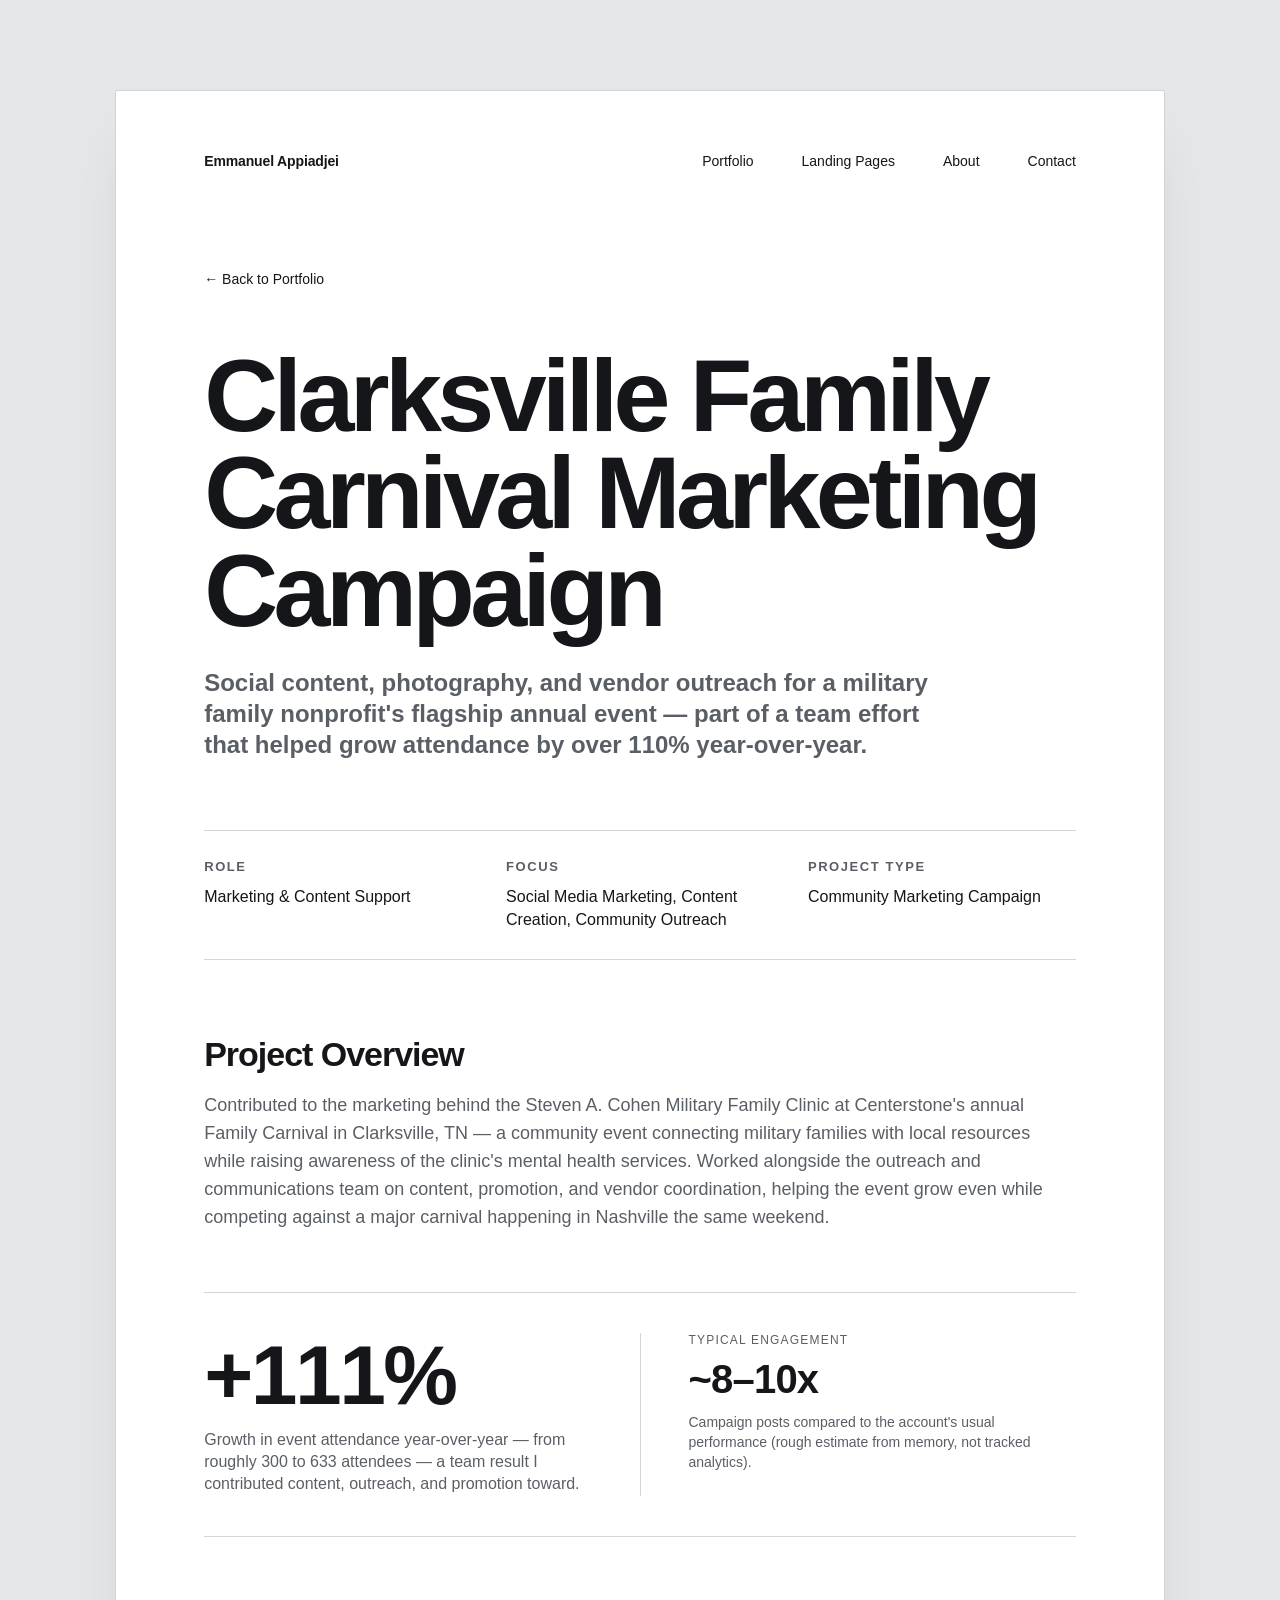
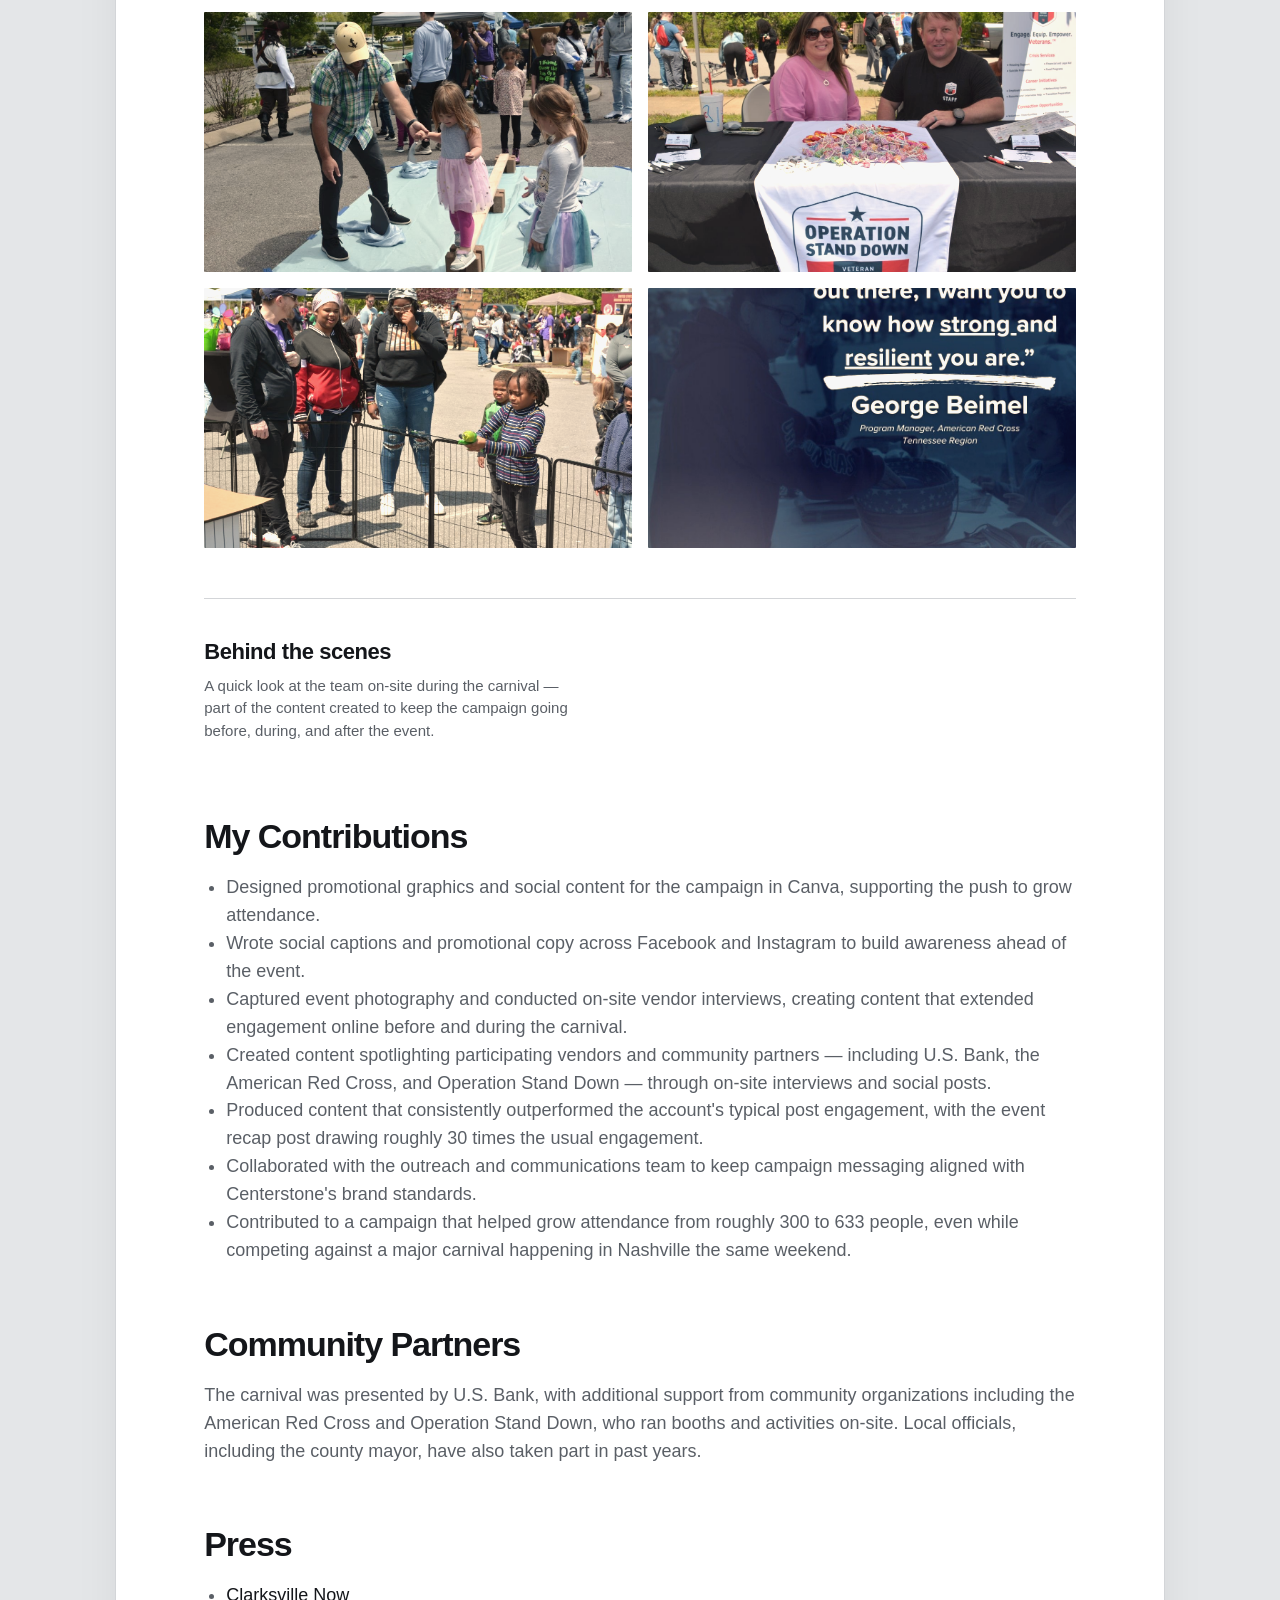
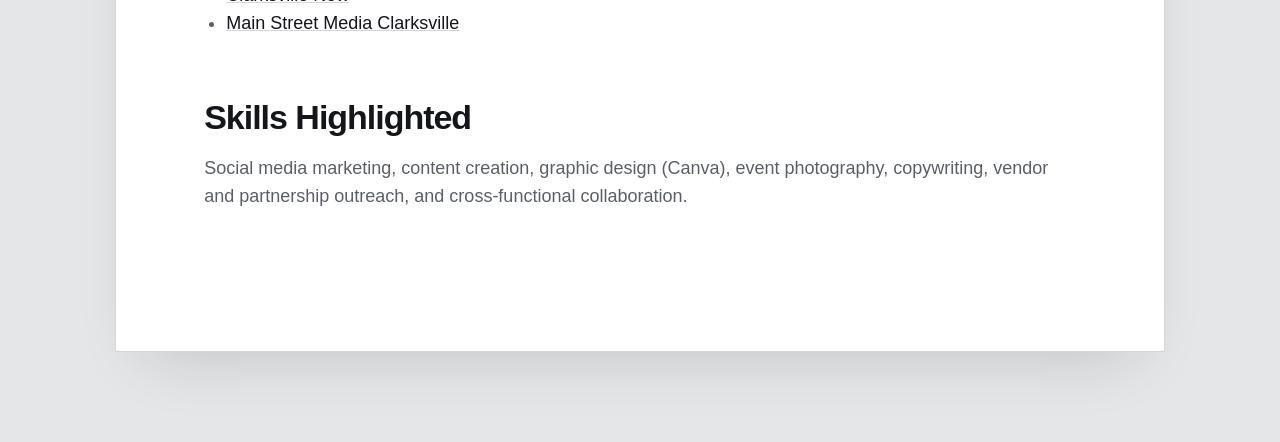
<file: family-carnival-campaign.html>
<!DOCTYPE html>
<html lang="en">
<head>
  <meta charset="UTF-8" />
  <meta name="viewport" content="width=device-width, initial-scale=1.0" />
  <title>Clarksville Family Carnival Marketing Campaign | Emmanuel Appiadjei</title>
  <link rel="stylesheet" href="style.css" />
</head>

<body>
  <main class="case-page">

    <header class="nav">
      <a href="index.html" class="brand">Emmanuel Appiadjei</a>

      <nav>
        <a href="index.html">Portfolio</a>
        <a href="landing-pages.html">Landing Pages</a>
        <a href="index.html#about">About</a>
        <a href="mailto:youremail@example.com">Contact</a>
      </nav>
    </header>

    <section class="case-hero">
      <a href="index.html" class="back-link">← Back to Portfolio</a>

      <h1>Clarksville Family Carnival Marketing Campaign</h1>

      <p class="case-subtitle">
        Social content, photography, and vendor outreach for a military family nonprofit's flagship annual
        event — part of a team effort that helped grow attendance by over 110% year-over-year.
      </p>
    </section>

    <section class="case-details">
      <div>
        <h3>Role</h3>
        <p>Marketing & Content Support</p>
      </div>

      <div>
        <h3>Focus</h3>
        <p>Social Media Marketing, Content Creation, Community Outreach</p>
      </div>

      <div>
        <h3>Project Type</h3>
        <p>Community Marketing Campaign</p>
      </div>
    </section>

    <section class="case-section">
      <h2>Project Overview</h2>
      <p>
        Contributed to the marketing behind the Steven A. Cohen Military Family Clinic at Centerstone's
        annual Family Carnival in Clarksville, TN — a community event connecting military families with local resources
        while raising awareness of the clinic's mental health services. Worked alongside the outreach
        and communications team on content, promotion, and vendor coordination, helping the event grow
        even while competing against a major carnival happening in Nashville the same weekend.
      </p>
    </section>

    <section class="case-highlight-split">
      <div class="highlight-main">
        <p class="highlight-number">+111%</p>
        <p class="highlight-label">
          Growth in event attendance year-over-year — from roughly 300 to 633 attendees — a team result
          I contributed content, outreach, and promotion toward.
        </p>
      </div>
      <div class="highlight-secondary">
        <p class="highlight-secondary-kicker">Typical Engagement</p>
        <p class="highlight-secondary-number">~8–10x</p>
        <p class="highlight-secondary-label">
          Campaign posts compared to the account's usual performance (rough estimate from memory,
          not tracked analytics).
        </p>
      </div>
    </section>

    <section class="case-gallery-wide">
      <img src="images/carnival-1.jpg" alt="Kids playing a carnival balance-beam game at the Clarksville Family Carnival" />
      <img src="images/carnival-2.jpg" alt="Operation Stand Down Veteran Services vendor booth at the carnival" />
      <img src="images/carnival-3.jpg" alt="Staff and kids at a carnival game booth" />
      <img src="images/carnival-4.jpg" alt="Promotional graphic created for the Family Carnival campaign" />
    </section>

    <section class="case-video">
      <div class="case-video-text">
        <p class="case-video-label">Behind the scenes</p>
        <p class="case-video-caption">
          A quick look at the team on-site during the carnival — part of the content created
          to keep the campaign going before, during, and after the event.
        </p>
      </div>
      <div class="case-video-embed">
        <blockquote
          class="instagram-media"
          data-instgrm-permalink="https://www.instagram.com/reel/DJCbaCZv_a0/"
          data-instgrm-version="14">
        </blockquote>
      </div>
    </section>
    <script async src="//www.instagram.com/embed.js"></script>

    <section class="case-section">
      <h2>My Contributions</h2>
      <ul>
        <li>Designed promotional graphics and social content for the campaign in Canva, supporting the push to grow attendance.</li>
        <li>Wrote social captions and promotional copy across Facebook and Instagram to build awareness ahead of the event.</li>
        <li>Captured event photography and conducted on-site vendor interviews, creating content that extended engagement online before and during the carnival.</li>
        <li>Created content spotlighting participating vendors and community partners — including U.S. Bank, the American Red Cross, and Operation Stand Down — through on-site interviews and social posts.</li>
        <li>Produced content that consistently outperformed the account's typical post engagement, with the event recap post drawing roughly 30 times the usual engagement.</li>
        <li>Collaborated with the outreach and communications team to keep campaign messaging aligned with Centerstone's brand standards.</li>
        <li>Contributed to a campaign that helped grow attendance from roughly 300 to 633 people, even while competing against a major carnival happening in Nashville the same weekend.</li>
      </ul>
    </section>

    <section class="case-section">
      <h2>Community Partners</h2>
      <p>
        The carnival was presented by U.S. Bank, with additional support from community organizations
        including the American Red Cross and Operation Stand Down, who ran booths and activities on-site.
        Local officials, including the county mayor, have also taken part in past years.
      </p>
    </section>

    <section class="case-section">
      <h2>Press</h2>
      <ul>
        <li>
          <a href="https://clarksvillenow.com/local/steven-a-cohen-military-family-clinic-at-centerstone-to-host-month-of-military-child-carnival/" target="_blank" rel="noopener">
            Clarksville Now
          </a>
        </li>
        <li>
          <a href="https://mainstreetmediatn.com/articles/mainstreetclarksville/month-of-the-military-child-celebrated-in-clarksville/" target="_blank" rel="noopener">
            Main Street Media Clarksville
          </a>
        </li>
      </ul>
    </section>

    <section class="case-section">
      <h2>Skills Highlighted</h2>
      <p>
        Social media marketing, content creation, graphic design (Canva), event photography, copywriting,
        vendor and partnership outreach, and cross-functional collaboration.
      </p>
    </section>

  </main>
</body>
</html>
</file>
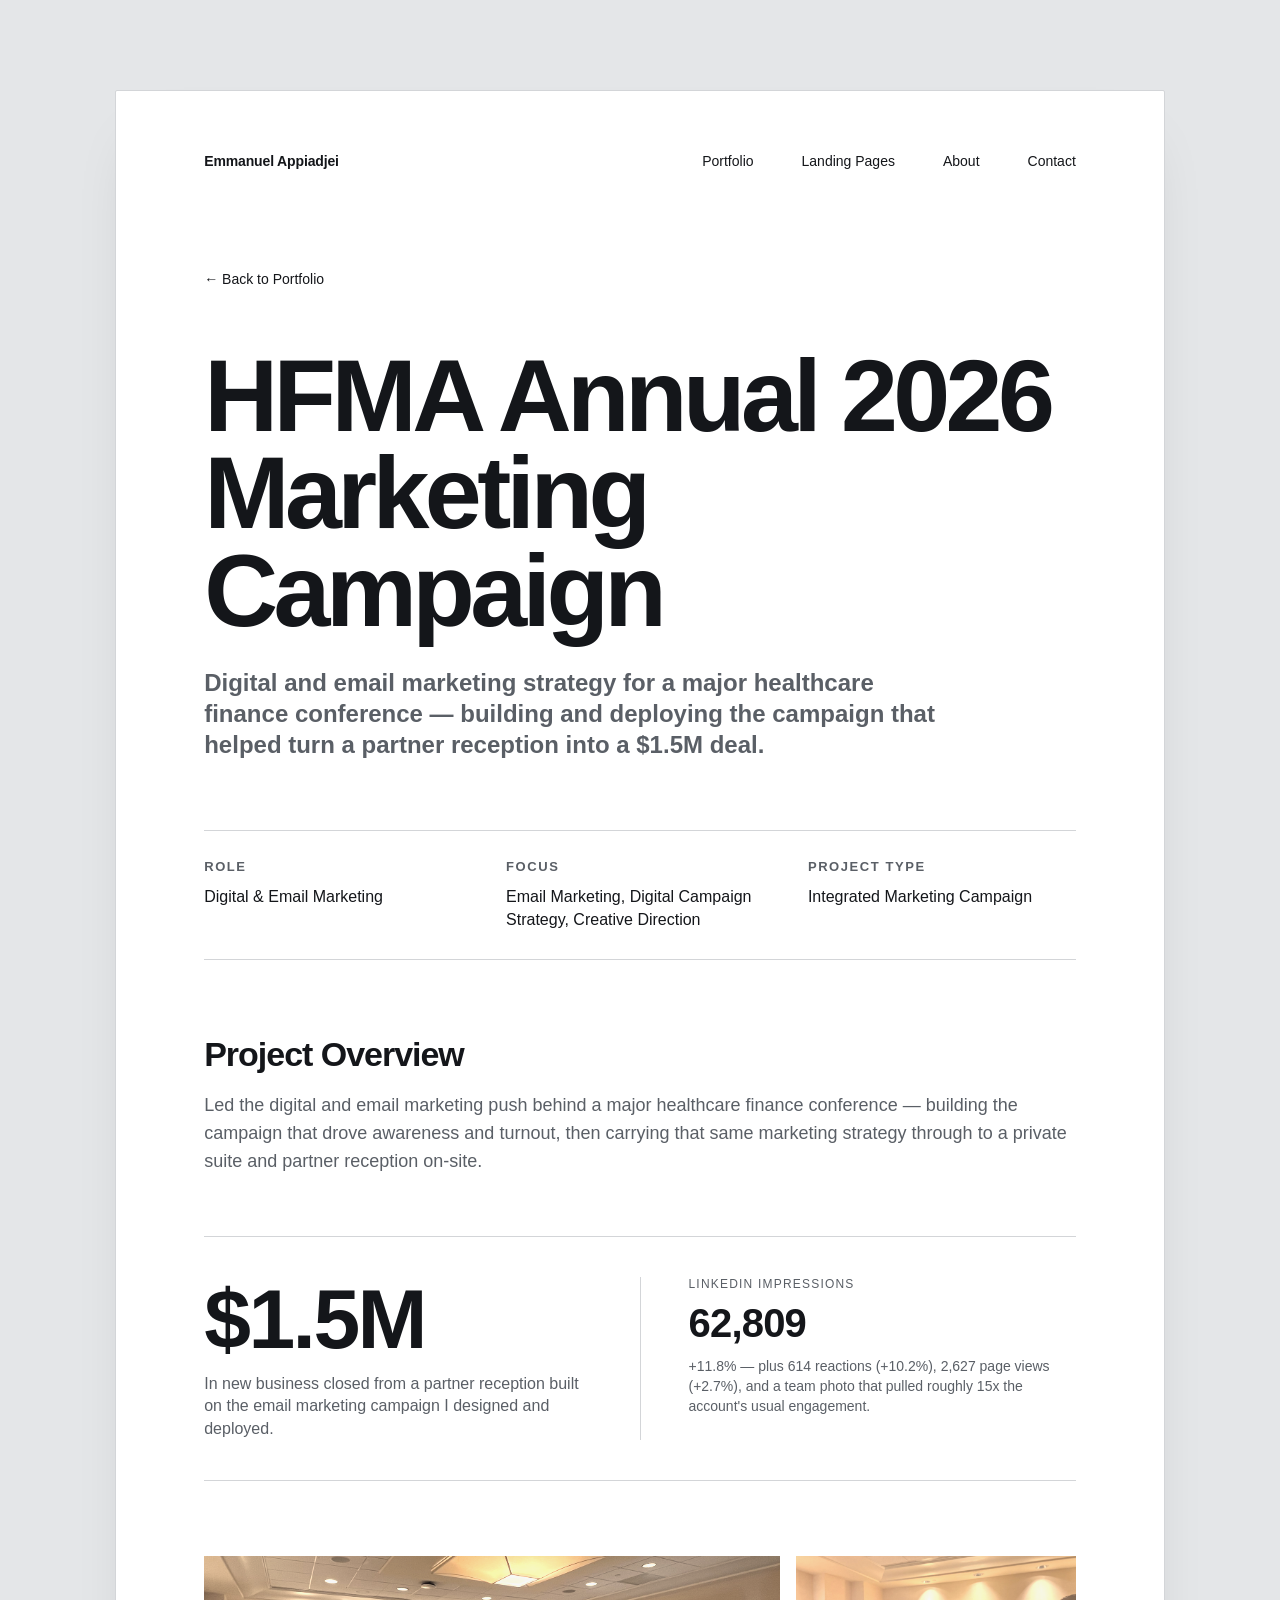
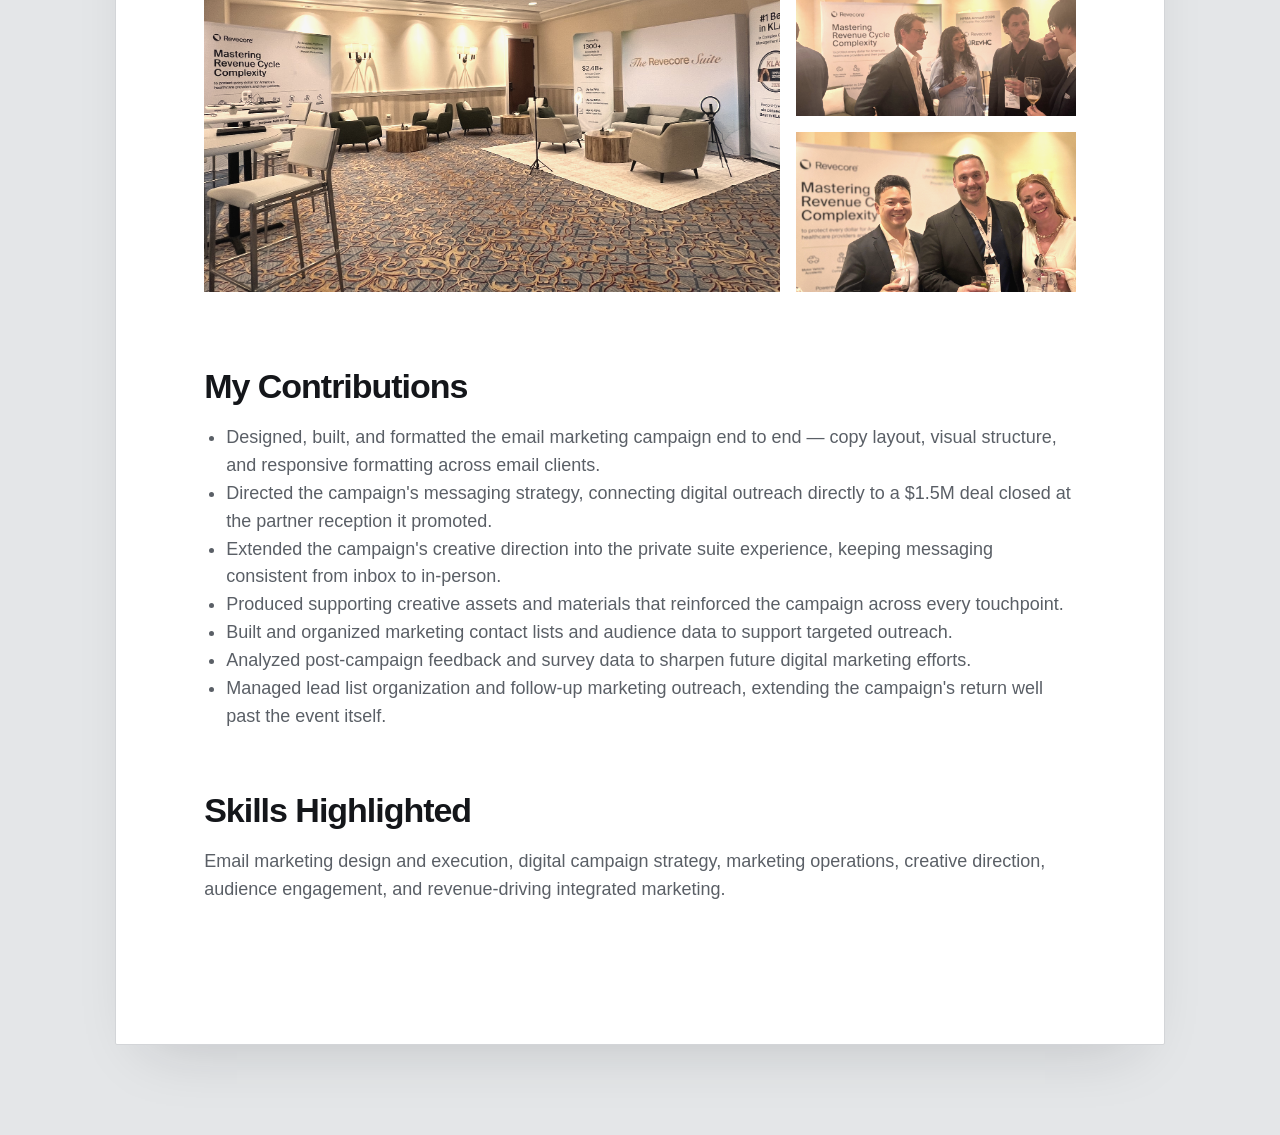
<file: hfma-annual.html>
<!DOCTYPE html>
<html lang="en">
<head>
  <meta charset="UTF-8" />
  <meta name="viewport" content="width=device-width, initial-scale=1.0" />
  <title>HFMA Annual 2026 Marketing Campaign | Emmanuel Appiadjei</title>
  <link rel="stylesheet" href="style.css" />
</head>

<body>
  <main class="case-page">

    <header class="nav">
      <a href="index.html" class="brand">Emmanuel Appiadjei</a>

      <nav>
        <a href="index.html">Portfolio</a>
        <a href="landing-pages.html">Landing Pages</a>
        <a href="index.html#about">About</a>
        <a href="mailto:youremail@example.com">Contact</a>
      </nav>
    </header>

    <section class="case-hero">
      <a href="index.html" class="back-link">← Back to Portfolio</a>

      <h1>HFMA Annual 2026 Marketing Campaign</h1>

      <p class="case-subtitle">
        Digital and email marketing strategy for a major healthcare finance conference —
        building and deploying the campaign that helped turn a partner reception into a $1.5M deal.
      </p>
    </section>

    <section class="case-details">
      <div>
        <h3>Role</h3>
        <p>Digital & Email Marketing</p>
      </div>

      <div>
        <h3>Focus</h3>
        <p>Email Marketing, Digital Campaign Strategy, Creative Direction</p>
      </div>

      <div>
        <h3>Project Type</h3>
        <p>Integrated Marketing Campaign</p>
      </div>
    </section>

    <section class="case-section">
      <h2>Project Overview</h2>
      <p>
        Led the digital and email marketing push behind a major healthcare finance conference —
        building the campaign that drove awareness and turnout, then carrying that same marketing
        strategy through to a private suite and partner reception on-site.
      </p>
    </section>

    <section class="case-highlight-split">
      <div class="highlight-main">
        <p class="highlight-number">$1.5M</p>
        <p class="highlight-label">
          In new business closed from a partner reception built on the email marketing campaign I designed and deployed.
        </p>
      </div>
      <div class="highlight-secondary">
        <p class="highlight-secondary-kicker">LinkedIn Impressions</p>
        <p class="highlight-secondary-number">62,809</p>
        <p class="highlight-secondary-label">
          +11.8% — plus 614 reactions (+10.2%), 2,627 page views (+2.7%), and a team photo that
          pulled roughly 15x the account's usual engagement.
        </p>
      </div>
    </section>

    <section class="case-gallery">
      <img src="images/hfma-1.jpg" alt="The Revecore private suite setup at HFMA Annual" class="g-large" />
      <img src="images/hfma-2.jpg" alt="Guests talking at the HFMA Annual private reception" />
      <img src="images/hfma-3.jpg" alt="Attendees toasting at the reception" />
    </section>

    <section class="case-section">
      <h2>My Contributions</h2>
      <ul>
        <li>Designed, built, and formatted the email marketing campaign end to end — copy layout, visual structure, and responsive formatting across email clients.</li>
        <li>Directed the campaign's messaging strategy, connecting digital outreach directly to a $1.5M deal closed at the partner reception it promoted.</li>
        <li>Extended the campaign's creative direction into the private suite experience, keeping messaging consistent from inbox to in-person.</li>
        <li>Produced supporting creative assets and materials that reinforced the campaign across every touchpoint.</li>
        <li>Built and organized marketing contact lists and audience data to support targeted outreach.</li>
        <li>Analyzed post-campaign feedback and survey data to sharpen future digital marketing efforts.</li>
        <li>Managed lead list organization and follow-up marketing outreach, extending the campaign's return well past the event itself.</li>
      </ul>
    </section>

    <section class="case-section">
      <h2>Skills Highlighted</h2>
      <p>
        Email marketing design and execution, digital campaign strategy, marketing operations,
        creative direction, audience engagement, and revenue-driving integrated marketing.
      </p>
    </section>

  </main>
</body>
</html>
</file>
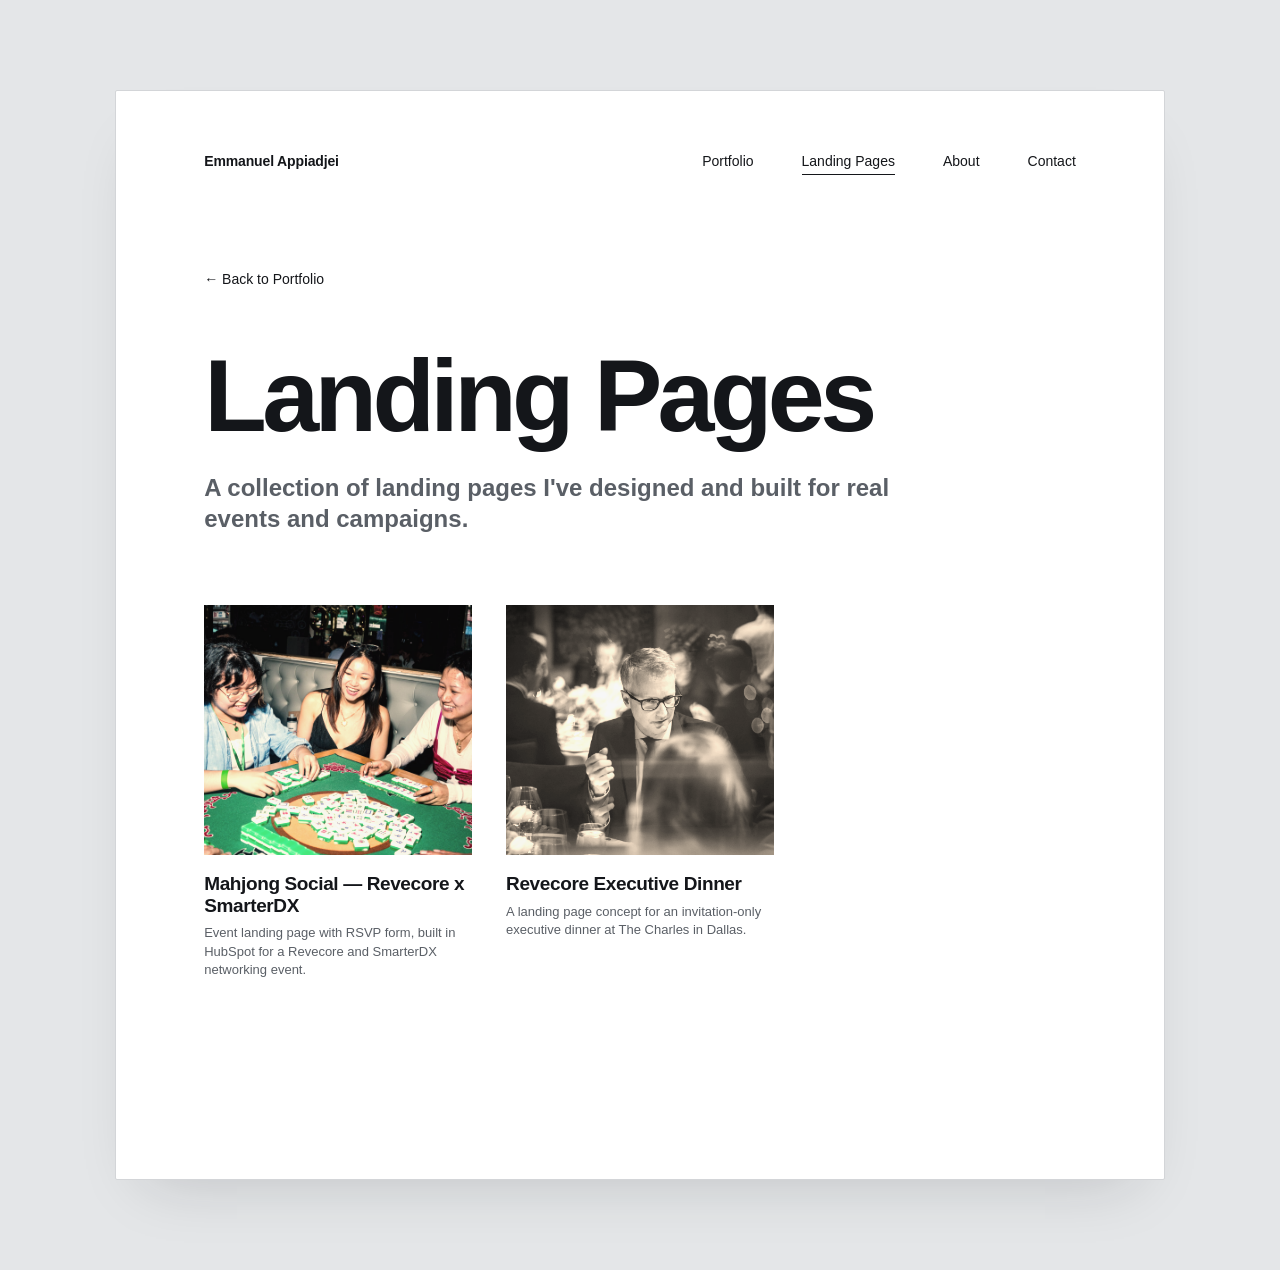
<file: landing-pages.html>
<!DOCTYPE html>
<html lang="en">
<head>
  <meta charset="UTF-8" />
  <meta name="viewport" content="width=device-width, initial-scale=1.0" />
  <title>Landing Pages | Emmanuel Appiadjei</title>
  <link rel="stylesheet" href="style.css" />
</head>

<body>
  <main class="case-page">

    <header class="nav">
      <a href="index.html" class="brand">Emmanuel Appiadjei</a>

      <nav>
        <a href="index.html">Portfolio</a>
        <a href="landing-pages.html" class="active">Landing Pages</a>
        <a href="index.html#about">About</a>
        <a href="mailto:youremail@example.com">Contact</a>
      </nav>
    </header>

    <section class="case-hero">
      <a href="index.html" class="back-link">← Back to Portfolio</a>

      <h1>Landing Pages</h1>

      <p class="case-subtitle">
        A collection of landing pages I've designed and built for real events and campaigns.
      </p>
    </section>

    <section class="selected-work">
      <div class="project-grid">

        <a href="landing-mahjong-social.html" class="project-card">
          <img src="images/project-mahjong.jpg" alt="Mahjong Social — Revecore x SmarterDX" class="project-image" />
          <h3>Mahjong Social — Revecore x SmarterDX</h3>
          <p>
            Event landing page with RSVP form, built in HubSpot for a Revecore and SmarterDX networking event.
          </p>
        </a>

        <a href="landing-executive-dinner.html" class="project-card">
          <img src="images/project-exec-dinner.jpg" alt="Revecore Executive Dinner — The Charles, Dallas" class="project-image" />
          <h3>Revecore Executive Dinner</h3>
          <p>
            A landing page concept for an invitation-only executive dinner at The Charles in Dallas.
          </p>
        </a>

      </div>
    </section>

  </main>
</body>
</html>
</file>
<file: style.css>
:root {
  --grey-backdrop: #e4e6e8;
  --ink: #14161a;
  --muted: #5a5f66;
  --hairline: #d3d5d8;
  --card: #ffffff;
}

* {
  margin: 0;
  padding: 0;
  box-sizing: border-box;
}

html {
  scroll-behavior: smooth;
}

body {
  font-family: "Helvetica Neue", Arial, Helvetica, sans-serif;
  background: var(--grey-backdrop);
  color: var(--ink);
}

.page {
  width: min(82%, 1180px);
  margin: 90px auto;
  background: var(--card);
  border: 1px solid var(--hairline);
  border-radius: 2px;
  box-shadow: 0 30px 60px -30px rgba(20, 22, 26, 0.18);
  padding: 62px 88px 70px;
}

/* NAVIGATION */

.nav {
  display: flex;
  justify-content: space-between;
  align-items: center;
  margin-bottom: 95px;
  font-size: 14px;
}

.brand {
  color: var(--ink);
  text-decoration: none;
  font-weight: 700;
  letter-spacing: -0.01em;
}

.nav nav {
  display: flex;
  gap: 48px;
}

.nav a {
  color: var(--ink);
  text-decoration: none;
  padding-bottom: 5px;
  border-bottom: 1px solid transparent;
  transition: border-color 0.2s ease;
}

.nav a.active,
.nav a:hover {
  border-bottom: 1px solid var(--ink);
}

/* HERO */

.hero h1 {
  font-size: clamp(88px, 15vw, 185px);
  line-height: 0.85;
  letter-spacing: -0.06em;
  font-weight: 800;
  margin-bottom: 58px;
  text-align: center;
}

.hero-images {
  display: grid;
  grid-template-columns: 1fr 0.7fr;
  gap: 100px;
  align-items: start;
  max-width: 760px;
  margin: 0 auto 95px;
}

.hero-image {
  display: block;
  width: 100%;
  filter: sepia(0.4) saturate(1.3) hue-rotate(-8deg) brightness(1.08) contrast(0.94);
  object-fit: cover;
  background-color: #d9d9d9;
}

.hero-image-large {
  height: 430px;
}

.hero-image-small {
  height: 300px;
  margin-top: 70px;
}

/* INTRO */

.intro {
  margin-bottom: 72px;
}

.intro h2 {
  font-size: 34px;
  letter-spacing: -0.03em;
  font-weight: 600;
  margin-bottom: 18px;
}

.intro p {
  max-width: 680px;
  color: var(--muted);
  font-size: 18px;
  line-height: 1.5;
}

/* PROJECTS */

.selected-work {
  margin-bottom: 120px;
}

.featured-campaign {
  margin-bottom: 120px;
}

.featured-campaign h2 {
  font-size: 22px;
  letter-spacing: -0.02em;
  font-weight: 600;
  margin-bottom: 20px;
}

.featured-description {
  font-size: 15px;
  line-height: 1.55;
  color: var(--muted);
  max-width: 640px;
  margin-top: 16px;
}

.featured-tagline {
  font-size: 17px;
  font-style: italic;
  font-weight: 600;
  color: var(--ink);
  margin-top: 14px;
}

.project-grid {
  display: grid;
  grid-template-columns: repeat(3, 1fr);
  gap: 34px;
}

.project-card {
  display: block;
  color: var(--ink);
  text-decoration: none;
}

.project-card:hover h3 {
  text-decoration: underline;
}

.project-card:hover .project-image {
  transform: translateY(-5px);
}

.project-image {
  display: block;
  width: 100%;
  height: 250px;
  margin-bottom: 18px;
  filter: sepia(0.4) saturate(1.3) hue-rotate(-8deg) brightness(1.08) contrast(0.94);
  object-fit: cover;
  background-color: #dcdcdc;
  transition: transform 0.25s ease;
}

.project-card h3 {
  font-size: 19px;
  line-height: 1.15;
  letter-spacing: -0.02em;
  font-weight: 600;
  margin-bottom: 8px;
}

.project-card p {
  color: var(--muted);
  font-size: 13px;
  line-height: 1.4;
}

/* STATEMENT */

.statement {
  max-width: 760px;
  margin-bottom: 120px;
}

.statement p {
  font-size: 30px;
  line-height: 1.1;
  font-weight: 700;
  letter-spacing: -0.03em;
  margin-bottom: 20px;
}

.statement h2 {
  font-size: 28px;
  font-weight: 600;
  letter-spacing: -0.02em;
}

/* FOOTER */

.footer {
  display: flex;
  justify-content: space-between;
  align-items: flex-start;
  padding-top: 40px;
  border-top: 1px solid var(--hairline);
  font-size: 14px;
}

.footer h3 {
  margin-bottom: 10px;
  font-weight: 600;
}

.footer p {
  color: var(--muted);
  margin-bottom: 5px;
}

.footer nav {
  display: flex;
  flex-direction: column;
  gap: 12px;
}

.footer a {
  color: var(--ink);
  text-decoration: none;
}

.footer a:hover {
  text-decoration: underline;
}

/* CASE STUDY PAGES */

.case-page {
  width: min(82%, 1180px);
  margin: 90px auto;
  background: var(--card);
  border: 1px solid var(--hairline);
  border-radius: 2px;
  box-shadow: 0 30px 60px -30px rgba(20, 22, 26, 0.18);
  padding: 62px 88px 80px;
}

.back-link {
  display: inline-block;
  margin-bottom: 60px;
  color: var(--ink);
  text-decoration: none;
  font-size: 14px;
}

.back-link:hover {
  text-decoration: underline;
}

.case-hero h1 {
  font-size: clamp(54px, 8vw, 110px);
  line-height: 0.95;
  letter-spacing: -0.045em;
  font-weight: 800;
  margin-bottom: 28px;
}

.case-subtitle {
  max-width: 760px;
  font-size: 24px;
  line-height: 1.3;
  font-weight: 600;
  color: var(--muted);
  margin-bottom: 70px;
}

.case-details {
  display: grid;
  grid-template-columns: repeat(3, 1fr);
  gap: 34px;
  padding: 28px 0;
  border-top: 1px solid var(--hairline);
  border-bottom: 1px solid var(--hairline);
  margin-bottom: 75px;
}

.case-details h3 {
  font-size: 13px;
  text-transform: uppercase;
  letter-spacing: 0.12em;
  margin-bottom: 12px;
  color: var(--muted);
}

.case-details p {
  color: var(--ink);
  line-height: 1.4;
}

.case-section {
  margin-bottom: 60px;
}

.case-section h2 {
  font-size: 34px;
  font-weight: 600;
  letter-spacing: -0.03em;
  margin-bottom: 18px;
}

.case-section p,
.case-section li {
  font-size: 18px;
  line-height: 1.55;
  color: var(--muted);
}

.case-section ul {
  padding-left: 22px;
}

.case-section a {
  color: var(--ink);
  text-decoration: underline;
  text-decoration-color: var(--hairline);
}

.case-section a:hover {
  text-decoration-color: var(--ink);
}

/* STAT GRID (4 equal benchmark cards) */

.stat-grid {
  display: grid;
  grid-template-columns: repeat(4, 1fr);
  gap: 24px;
  margin-top: 24px;
}

.stat-card {
  border-top: 1px solid var(--hairline);
  padding-top: 20px;
}

.stat-number {
  font-size: clamp(28px, 4vw, 38px);
  font-weight: 800;
  letter-spacing: -0.02em;
  color: var(--ink);
  margin-bottom: 8px;
}

.stat-label {
  font-size: 13px;
  line-height: 1.4;
  color: var(--muted);
}

/* CANVA EMBED */

.canva-embed {
  position: relative;
  width: 100%;
  height: 0;
  padding-top: 56.25%;
  margin: 24px 0 12px;
  overflow: hidden;
  border-radius: 4px;
  border: 1px solid var(--hairline);
}

.canva-embed iframe {
  position: absolute;
  width: 100%;
  height: 100%;
  top: 0;
  left: 0;
  border: none;
}

.canva-credit {
  font-size: 13px;
  color: var(--muted);
}

/* LANDING PAGE PREVIEW */

.landing-preview {
  width: 100%;
  height: 480px;
  margin-top: 16px;
  border: 1px solid var(--hairline);
  border-radius: 4px;
  overflow: hidden;
}

.landing-preview iframe {
  width: 100%;
  height: 100%;
  border: none;
}

/* CASE HIGHLIGHT STAT */

.case-highlight {
  border-top: 1px solid var(--hairline);
  border-bottom: 1px solid var(--hairline);
  padding: 40px 0;
  margin-bottom: 75px;
}

.highlight-number {
  font-size: clamp(48px, 8vw, 84px);
  font-weight: 800;
  letter-spacing: -0.03em;
  line-height: 1;
  margin-bottom: 12px;
}

.highlight-label {
  max-width: 520px;
  font-size: 16px;
  line-height: 1.4;
  color: var(--muted);
}

/* SPLIT HIGHLIGHT (main stat + smaller secondary stat) */

.case-highlight-split {
  display: flex;
  gap: 48px;
  border-top: 1px solid var(--hairline);
  border-bottom: 1px solid var(--hairline);
  padding: 40px 0;
  margin-bottom: 75px;
}

.highlight-main {
  flex: 1;
}

.highlight-secondary {
  flex: 1;
  padding-left: 48px;
  border-left: 1px solid var(--hairline);
}

.highlight-secondary-kicker {
  font-size: 12px;
  text-transform: uppercase;
  letter-spacing: 0.1em;
  color: var(--muted);
  margin-bottom: 10px;
}

.highlight-secondary-number {
  font-size: clamp(28px, 4vw, 40px);
  font-weight: 800;
  letter-spacing: -0.02em;
  color: var(--ink);
  margin-bottom: 10px;
}

.highlight-secondary-label {
  max-width: 420px;
  font-size: 14px;
  line-height: 1.45;
  color: var(--muted);
}

/* CASE GALLERY */

.case-gallery {
  display: grid;
  grid-template-columns: repeat(3, 1fr);
  grid-auto-rows: 160px;
  gap: 16px;
  margin-bottom: 75px;
}

.case-gallery img {
  display: block;
  width: 100%;
  height: 100%;
  object-fit: cover;
  filter: sepia(0.4) saturate(1.3) hue-rotate(-8deg) brightness(1.08) contrast(0.94);
}

.case-gallery .g-large {
  grid-column: span 2;
  grid-row: span 2;
}

/* WIDE GALLERY (clean 2x2 grid) */

.case-gallery-wide {
  display: grid;
  grid-template-columns: repeat(2, 1fr);
  gap: 16px;
  margin-bottom: 50px;
}

.case-gallery-wide img {
  display: block;
  width: 100%;
  height: 260px;
  object-fit: cover;
  filter: sepia(0.4) saturate(1.3) hue-rotate(-8deg) brightness(1.08) contrast(0.94);
  border-radius: 1px;
}

/* VIDEO EMBED */

.case-video {
  display: flex;
  gap: 32px;
  align-items: center;
  margin-bottom: 75px;
  padding-top: 40px;
  border-top: 1px solid var(--hairline);
}

.case-video-text {
  flex: 1;
  min-width: 0;
}

.case-video-label {
  font-size: 22px;
  font-weight: 600;
  letter-spacing: -0.02em;
  color: var(--ink);
  margin-bottom: 10px;
}

.case-video-caption {
  font-size: 15px;
  line-height: 1.5;
  color: var(--muted);
  max-width: 380px;
}

.case-video-embed {
  flex: 0 0 auto;
  width: 280px;
}

.case-video-embed iframe {
  border-radius: 2px;
}

/* MOBILE */

@media (max-width: 850px) {
  .page,
  .case-page {
    width: 94%;
    margin: 24px auto;
    padding: 34px 24px 50px;
  }

  .nav {
    align-items: flex-start;
    gap: 20px;
    margin-bottom: 65px;
  }

  .nav nav {
    gap: 20px;
    font-size: 12px;
  }

  .hero h1 {
    font-size: clamp(64px, 20vw, 120px);
  }

  .hero-images {
    grid-template-columns: 1fr;
    gap: 24px;
    margin-bottom: 65px;
  }

  .hero-image-large,
  .hero-image-small {
    height: 280px;
    margin-top: 0;
  }

  .project-grid,
  .case-details {
    grid-template-columns: 1fr;
  }

  .statement p {
    font-size: 24px;
  }

  .footer {
    flex-direction: column;
    gap: 36px;
  }

  .case-gallery {
    grid-template-columns: 1fr;
    grid-auto-rows: 200px;
  }

  .case-gallery .g-large {
    grid-column: span 1;
    grid-row: span 1;
    height: 220px;
  }

  .highlight-number {
    font-size: 56px;
  }

  .case-highlight-split {
    flex-direction: column;
    gap: 24px;
  }

  .highlight-secondary {
    padding-left: 0;
    border-left: none;
    padding-top: 20px;
    border-top: 1px solid var(--hairline);
  }

  .case-gallery-wide {
    grid-template-columns: 1fr;
  }

  .case-gallery-wide img {
    height: 220px;
  }

  .case-video {
    flex-direction: column-reverse;
    align-items: flex-start;
    gap: 20px;
  }

  .case-video-embed {
    width: 100%;
    max-width: 320px;
  }

  .landing-preview {
    height: 360px;
  }

  .stat-grid {
    grid-template-columns: repeat(2, 1fr);
  }
}
</file>
